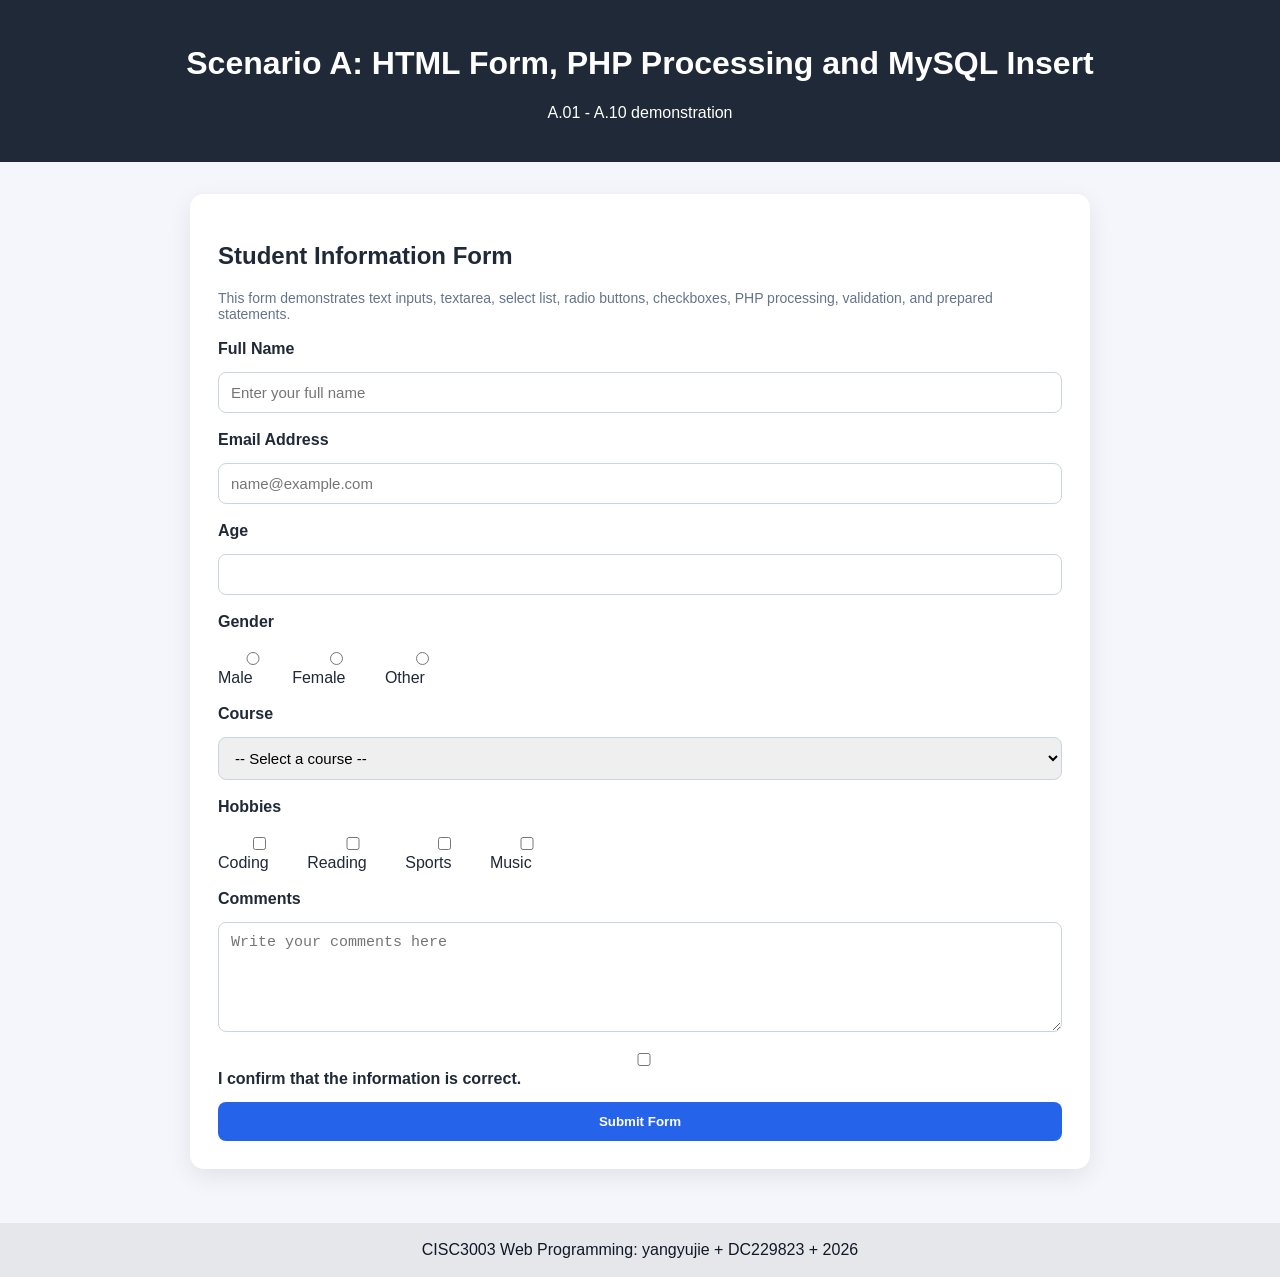
<file: CISC3003-FinalExam-Paper02A-2026MAY12/index.html>
<!DOCTYPE html>
<html lang="en">
<head>
    <meta charset="UTF-8">
    <meta name="viewport" content="width=device-width, initial-scale=1.0">
    <title>Scenario A - Student Information Form</title>
    <link rel="stylesheet" href="css/styles.css">
    <script src="js/script.js" defer></script>
</head>
<body>
<header>
    <h1>Scenario A: HTML Form, PHP Processing and MySQL Insert</h1>
    <p>A.01 - A.10 demonstration</p>
</header>

<main>
    <section class="card">
        <h2>Student Information Form</h2>
        <p class="small">This form demonstrates text inputs, textarea, select list, radio buttons, checkboxes, PHP processing, validation, and prepared statements.</p>

        <form action="register.php" method="POST" data-validate="true">
            <label for="full_name">Full Name</label>
            <input type="text" id="full_name" name="full_name" placeholder="Enter your full name" required maxlength="100">

            <label for="email">Email Address</label>
            <input type="email" id="email" name="email" placeholder="name@example.com" required maxlength="120">

            <label for="age">Age</label>
            <input type="number" id="age" name="age" min="16" max="100" required>

            <label>Gender</label>
            <div class="row">
                <label><input type="radio" name="gender" value="Male" required> Male</label>
                <label><input type="radio" name="gender" value="Female"> Female</label>
                <label><input type="radio" name="gender" value="Other"> Other</label>
            </div>

            <label for="course">Course</label>
            <select id="course" name="course" required>
                <option value="">-- Select a course --</option>
                <option value="CISC3003">CISC3003 Web Programming</option>
                <option value="CISC1001">CISC1001 Introduction to Computing</option>
                <option value="CISC2002">CISC2002 Database Systems</option>
            </select>

            <label>Hobbies</label>
            <div class="row">
                <label><input type="checkbox" name="hobbies[]" value="Coding"> Coding</label>
                <label><input type="checkbox" name="hobbies[]" value="Reading"> Reading</label>
                <label><input type="checkbox" name="hobbies[]" value="Sports"> Sports</label>
                <label><input type="checkbox" name="hobbies[]" value="Music"> Music</label>
            </div>

            <label for="message">Comments</label>
            <textarea id="message" name="message" placeholder="Write your comments here" required></textarea>

            <label><input type="checkbox" name="agree_terms" value="1" required> I confirm that the information is correct.</label>

            <button type="submit">Submit Form</button>
        </form>
    </section>
</main>

<footer>CISC3003 Web Programming: yangyujie + DC229823 + 2026</footer>
</body>
</html>
</file>
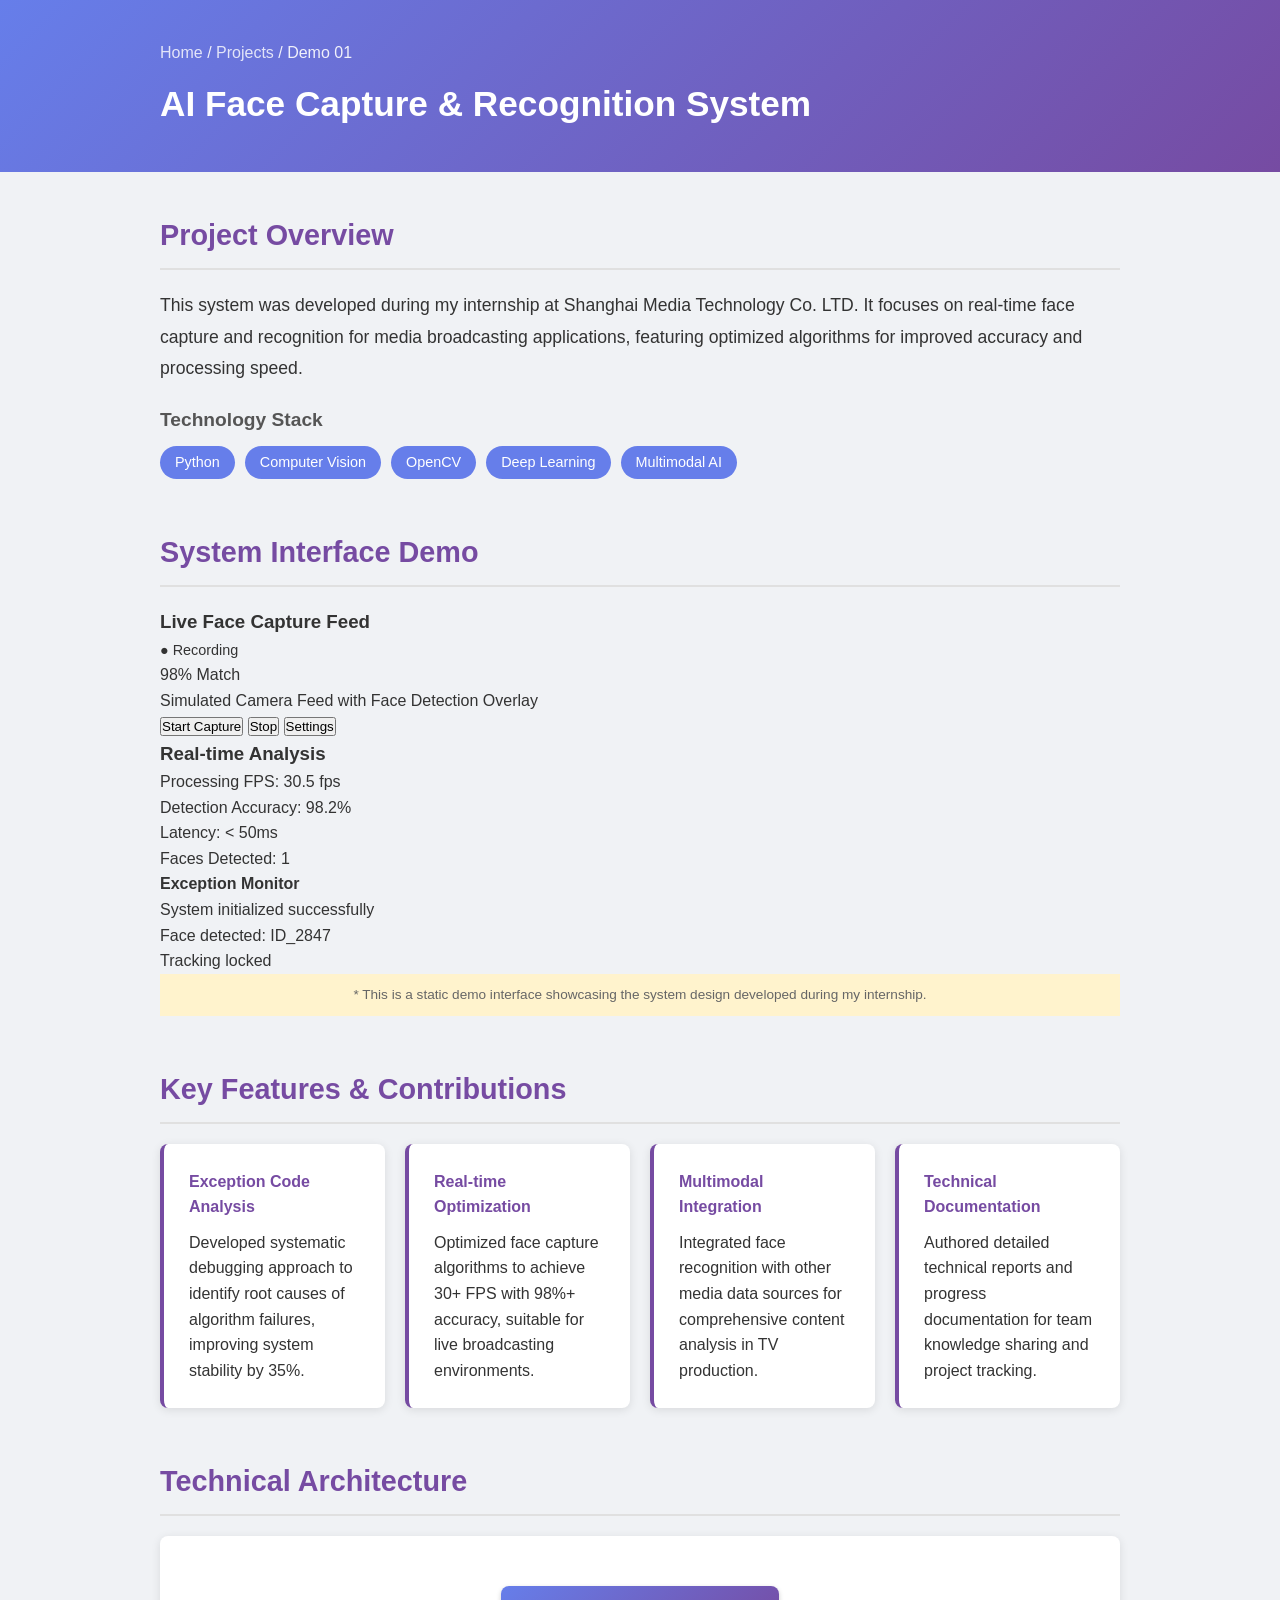
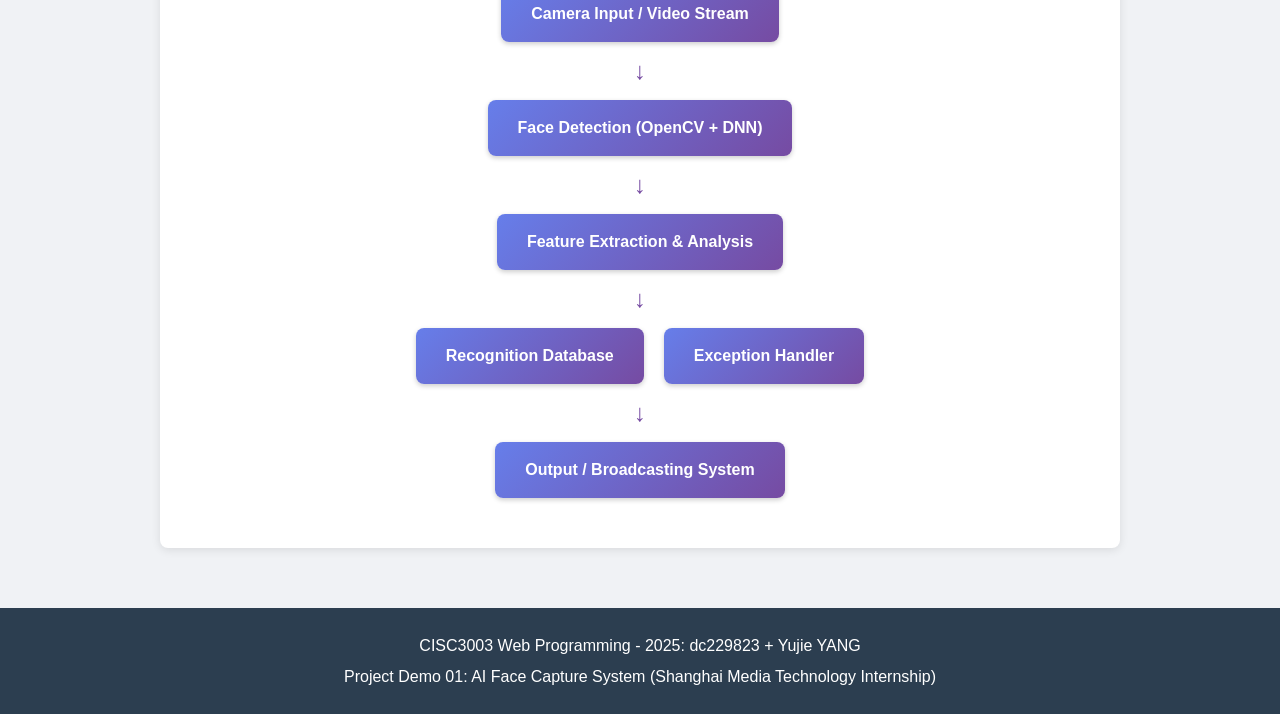
<file: CISC3003-dc22982-indhassignment/cisc3003-IndAssgn-demo01.html>
<!DOCTYPE html>
<html lang="en">
<head>
    <meta charset="UTF-8">
    <meta name="viewport" content="width=device-width, initial-scale=1.0">
    <title>Demo 01: AI Face Capture System</title>
    <link rel="stylesheet" href="css/cisc3003-IndAssgn-demo01.css">
</head>
<body>
    <header class="demo-header">
        <div class="container">
            <nav class="breadcrumb">
                <a href="cisc3003-IndAssgn.html">Home</a> / 
                <a href="cisc3003-IndAssgn-projects.html">Projects</a> / Demo 01
            </nav>
            <h1>AI Face Capture & Recognition System</h1>
        </div>
    </header>

    <main class="container">
        <section class="demo-intro">
            <h2>Project Overview</h2>
            <p>This system was developed during my internship at Shanghai Media Technology Co. LTD. It focuses on real-time face capture and recognition for media broadcasting applications, featuring optimized algorithms for improved accuracy and processing speed.</p>
            
            <div class="tech-stack">
                <h3>Technology Stack</h3>
                <div class="tech-tags">
                    <span class="tech">Python</span>
                    <span class="tech">Computer Vision</span>
                    <span class="tech">OpenCV</span>
                    <span class="tech">Deep Learning</span>
                    <span class="tech">Multimodal AI</span>
                </div>
            </div>
        </section>

        <section class="demo-interface">
            <h2>System Interface Demo</h2>
            <div class="system-container">
                <div class="camera-feed">
                    <div class="feed-header">
                        <h3>Live Face Capture Feed</h3>
                        <span class="status active">● Recording</span>
                    </div>
                    <div class="video-placeholder">
                        <div class="face-overlay">
                            <div class="face-box" style="top: 30%; left: 35%; width: 30%; height: 40%;">
                                <span class="confidence">98% Match</span>
                                <div class="landmarks">
                                    <div class="landmark" style="top: 30%; left: 30%;"></div>
                                    <div class="landmark" style="top: 30%; left: 70%;"></div>
                                    <div class="landmark" style="top: 60%; left: 50%;"></div>
                                </div>
                            </div>
                        </div>
                        <p class="feed-note">Simulated Camera Feed with Face Detection Overlay</p>
                    </div>
                    <div class="feed-controls">
                        <button class="control-btn">Start Capture</button>
                        <button class="control-btn">Stop</button>
                        <button class="control-btn">Settings</button>
                    </div>
                </div>

                <div class="analysis-panel">
                    <h3>Real-time Analysis</h3>
                    <div class="metric">
                        <span class="metric-label">Processing FPS:</span>
                        <span class="metric-value">30.5 fps</span>
                    </div>
                    <div class="metric">
                        <span class="metric-label">Detection Accuracy:</span>
                        <span class="metric-value">98.2%</span>
                    </div>
                    <div class="metric">
                        <span class="metric-label">Latency:</span>
                        <span class="metric-value">&lt; 50ms</span>
                    </div>
                    <div class="metric">
                        <span class="metric-label">Faces Detected:</span>
                        <span class="metric-value">1</span>
                    </div>
                    <div class="exception-log">
                        <h4>Exception Monitor</h4>
                        <div class="log-entry success">System initialized successfully</div>
                        <div class="log-entry info">Face detected: ID_2847</div>
                        <div class="log-entry success">Tracking locked</div>
                    </div>
                </div>
            </div>
            <p class="demo-note">* This is a static demo interface showcasing the system design developed during my internship.</p>
        </section>

        <section class="demo-features">
            <h2>Key Features & Contributions</h2>
            <div class="features-grid">
                <div class="feature-card">
                    <h4>Exception Code Analysis</h4>
                    <p>Developed systematic debugging approach to identify root causes of algorithm failures, improving system stability by 35%.</p>
                </div>
                <div class="feature-card">
                    <h4>Real-time Optimization</h4>
                    <p>Optimized face capture algorithms to achieve 30+ FPS with 98%+ accuracy, suitable for live broadcasting environments.</p>
                </div>
                <div class="feature-card">
                    <h4>Multimodal Integration</h4>
                    <p>Integrated face recognition with other media data sources for comprehensive content analysis in TV production.</p>
                </div>
                <div class="feature-card">
                    <h4>Technical Documentation</h4>
                    <p>Authored detailed technical reports and progress documentation for team knowledge sharing and project tracking.</p>
                </div>
            </div>
        </section>

        <section class="demo-architecture">
            <h2>Technical Architecture</h2>
            <div class="architecture-diagram">
                <div class="arch-layer">
                    <div class="arch-box">Camera Input / Video Stream</div>
                </div>
                <div class="arch-arrow">↓</div>
                <div class="arch-layer">
                    <div class="arch-box">Face Detection (OpenCV + DNN)</div>
                </div>
                <div class="arch-arrow">↓</div>
                <div class="arch-layer">
                    <div class="arch-box">Feature Extraction & Analysis</div>
                </div>
                <div class="arch-arrow">↓</div>
                <div class="arch-layer dual">
                    <div class="arch-box">Recognition Database</div>
                    <div class="arch-box">Exception Handler</div>
                </div>
                <div class="arch-arrow">↓</div>
                <div class="arch-layer">
                    <div class="arch-box">Output / Broadcasting System</div>
                </div>
            </div>
        </section>
    </main>

    <footer class="main-footer">
        <div class="container">
            <p>CISC3003 Web Programming - 2025: dc229823 + Yujie YANG</p>
            <p>Project Demo 01: AI Face Capture System (Shanghai Media Technology Internship)</p>
        </div>
    </footer>
</body>
</html>
</file>
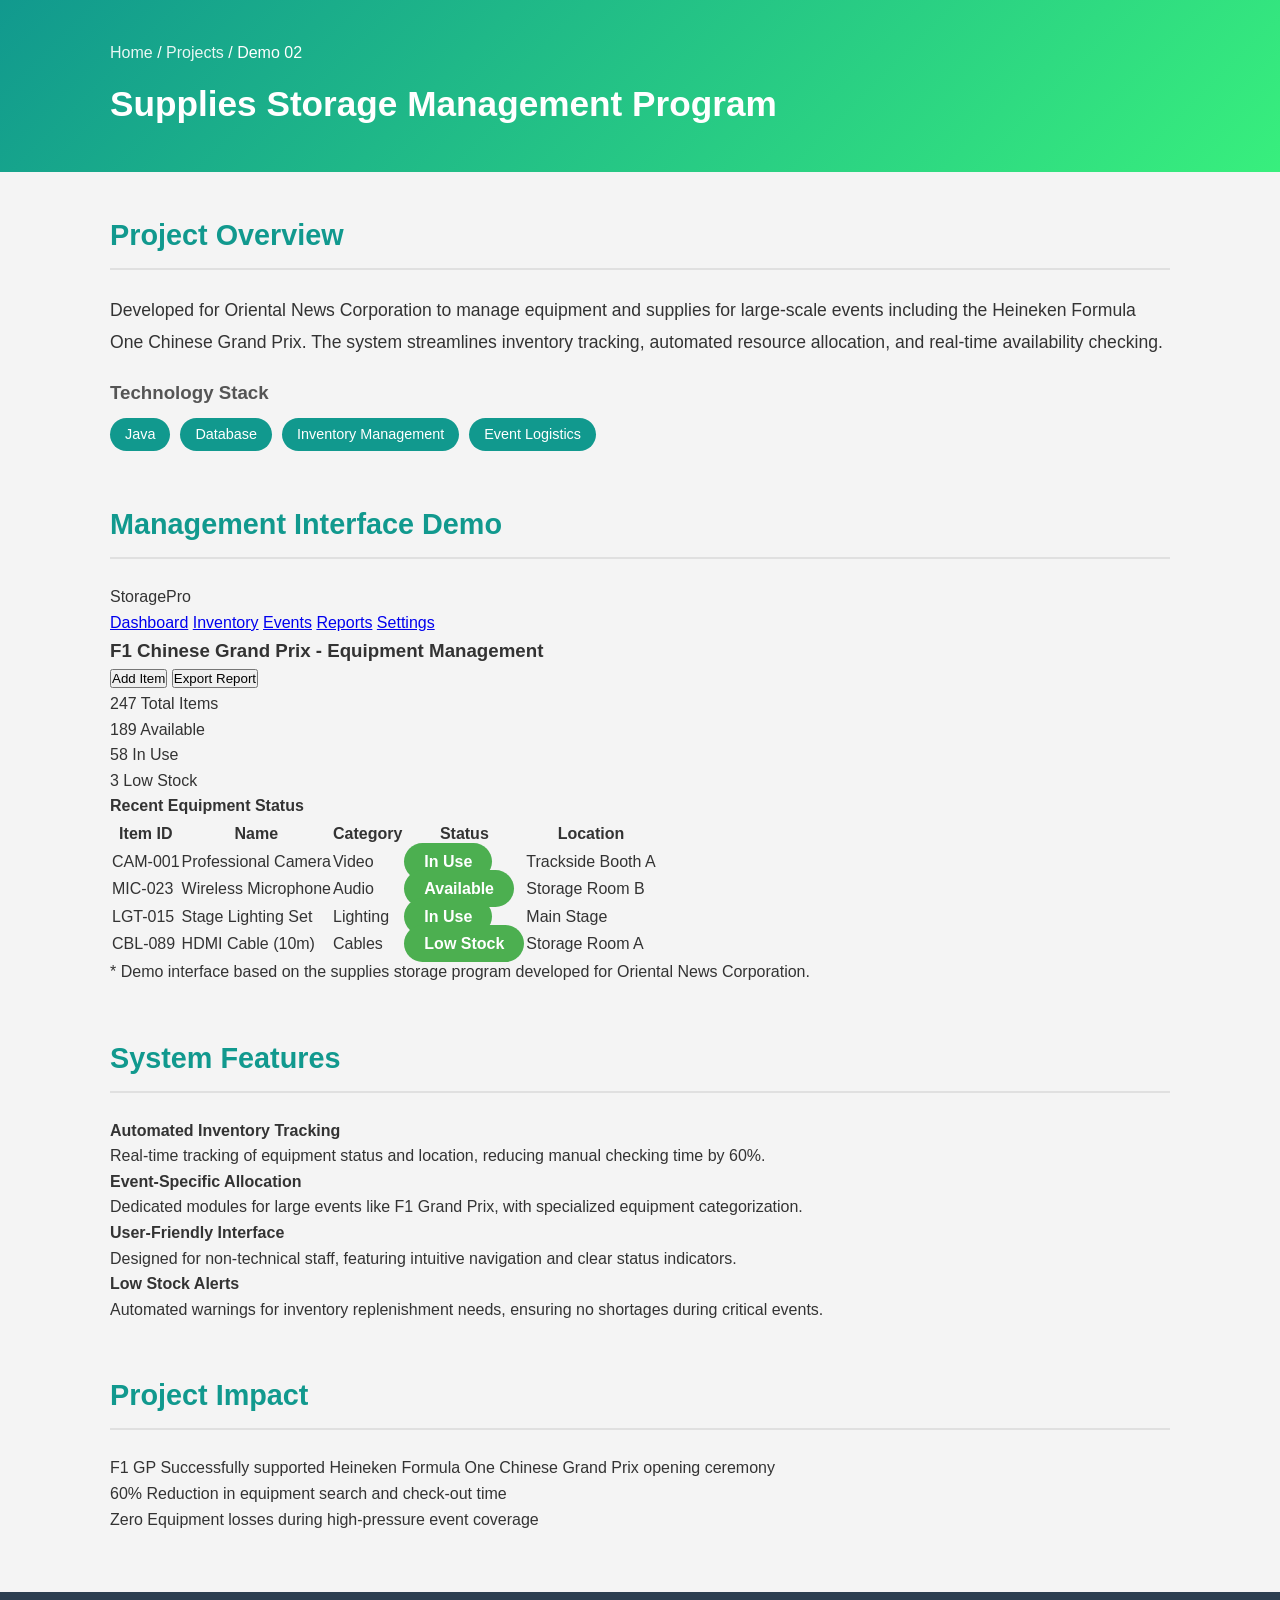
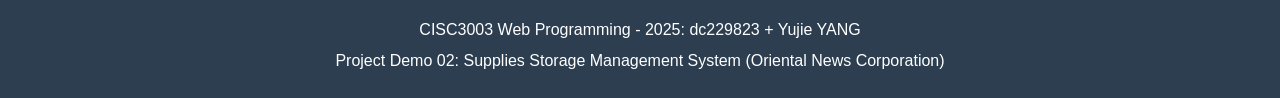
<file: CISC3003-dc22982-indhassignment/cisc3003-IndAssgn-demo02.html>
<!DOCTYPE html>
<html lang="en">
<head>
    <meta charset="UTF-8">
    <meta name="viewport" content="width=device-width, initial-scale=1.0">
    <title>Demo 02: Supplies Storage Management System</title>
    <link rel="stylesheet" href="css/cisc3003-IndAssgn-demo02.css">
</head>
<body>
    <header class="demo-header">
        <div class="container">
            <nav class="breadcrumb">
                <a href="cisc3003-IndAssgn.html">Home</a> / 
                <a href="cisc3003-IndAssgn-projects.html">Projects</a> / Demo 02
            </nav>
            <h1>Supplies Storage Management Program</h1>
        </div>
    </header>

    <main class="container">
        <section class="demo-intro">
            <h2>Project Overview</h2>
            <p>Developed for Oriental News Corporation to manage equipment and supplies for large-scale events including the Heineken Formula One Chinese Grand Prix. The system streamlines inventory tracking, automated resource allocation, and real-time availability checking.</p>
            
            <div class="tech-stack">
                <h3>Technology Stack</h3>
                <div class="tech-tags">
                    <span class="tech">Java</span>
                    <span class="tech">Database</span>
                    <span class="tech">Inventory Management</span>
                    <span class="tech">Event Logistics</span>
                </div>
            </div>
        </section>

        <section class="demo-interface">
            <h2>Management Interface Demo</h2>
            <div class="app-container">
                <div class="sidebar">
                    <div class="app-logo">StoragePro</div>
                    <nav class="app-nav">
                        <a href="#" class="nav-item active">Dashboard</a>
                        <a href="#" class="nav-item">Inventory</a>
                        <a href="#" class="nav-item">Events</a>
                        <a href="#" class="nav-item">Reports</a>
                        <a href="#" class="nav-item">Settings</a>
                    </nav>
                </div>
                
                <div class="main-content">
                    <div class="content-header">
                        <h3>F1 Chinese Grand Prix - Equipment Management</h3>
                        <div class="header-actions">
                            <button class="btn-primary">Add Item</button>
                            <button class="btn-secondary">Export Report</button>
                        </div>
                    </div>
                    
                    <div class="stats-grid">
                        <div class="stat-card">
                            <span class="stat-number">247</span>
                            <span class="stat-label">Total Items</span>
                        </div>
                        <div class="stat-card">
                            <span class="stat-number">189</span>
                            <span class="stat-label">Available</span>
                        </div>
                        <div class="stat-card">
                            <span class="stat-number">58</span>
                            <span class="stat-label">In Use</span>
                        </div>
                        <div class="stat-card alert">
                            <span class="stat-number">3</span>
                            <span class="stat-label">Low Stock</span>
                        </div>
                    </div>

                    <div class="inventory-table">
                        <h4>Recent Equipment Status</h4>
                        <table>
                            <thead>
                                <tr>
                                    <th>Item ID</th>
                                    <th>Name</th>
                                    <th>Category</th>
                                    <th>Status</th>
                                    <th>Location</th>
                                </tr>
                            </thead>
                            <tbody>
                                <tr>
                                    <td>CAM-001</td>
                                    <td>Professional Camera</td>
                                    <td>Video</td>
                                    <td><span class="badge in-use">In Use</span></td>
                                    <td>Trackside Booth A</td>
                                </tr>
                                <tr>
                                    <td>MIC-023</td>
                                    <td>Wireless Microphone</td>
                                    <td>Audio</td>
                                    <td><span class="badge available">Available</span></td>
                                    <td>Storage Room B</td>
                                </tr>
                                <tr>
                                    <td>LGT-015</td>
                                    <td>Stage Lighting Set</td>
                                    <td>Lighting</td>
                                    <td><span class="badge in-use">In Use</span></td>
                                    <td>Main Stage</td>
                                </tr>
                                <tr>
                                    <td>CBL-089</td>
                                    <td>HDMI Cable (10m)</td>
                                    <td>Cables</td>
                                    <td><span class="badge low">Low Stock</span></td>
                                    <td>Storage Room A</td>
                                </tr>
                            </tbody>
                        </table>
                    </div>
                </div>
            </div>
            <p class="demo-note">* Demo interface based on the supplies storage program developed for Oriental News Corporation.</p>
        </section>

        <section class="demo-features">
            <h2>System Features</h2>
            <div class="features-grid">
                <div class="feature-card">
                    <h4>Automated Inventory Tracking</h4>
                    <p>Real-time tracking of equipment status and location, reducing manual checking time by 60%.</p>
                </div>
                <div class="feature-card">
                    <h4>Event-Specific Allocation</h4>
                    <p>Dedicated modules for large events like F1 Grand Prix, with specialized equipment categorization.</p>
                </div>
                <div class="feature-card">
                    <h4>User-Friendly Interface</h4>
                    <p>Designed for non-technical staff, featuring intuitive navigation and clear status indicators.</p>
                </div>
                <div class="feature-card">
                    <h4>Low Stock Alerts</h4>
                    <p>Automated warnings for inventory replenishment needs, ensuring no shortages during critical events.</p>
                </div>
            </div>
        </section>

        <section class="impact-section">
            <h2>Project Impact</h2>
            <div class="impact-grid">
                <div class="impact-item">
                    <span class="impact-number">F1 GP</span>
                    <span class="impact-desc">Successfully supported Heineken Formula One Chinese Grand Prix opening ceremony</span>
                </div>
                <div class="impact-item">
                    <span class="impact-number">60%</span>
                    <span class="impact-desc">Reduction in equipment search and check-out time</span>
                </div>
                <div class="impact-item">
                    <span class="impact-number">Zero</span>
                    <span class="impact-desc">Equipment losses during high-pressure event coverage</span>
                </div>
            </div>
        </section>
    </main>

    <footer class="main-footer">
        <div class="container">
            <p>CISC3003 Web Programming - 2025: dc229823 + Yujie YANG</p>
            <p>Project Demo 02: Supplies Storage Management System (Oriental News Corporation)</p>
        </div>
    </footer>

    <script>
        // Simple interaction for demo
        document.querySelectorAll('.nav-item').forEach(item => {
            item.addEventListener('click', function(e) {
                e.preventDefault();
                document.querySelectorAll('.nav-item').forEach(i => i.classList.remove('active'));
                this.classList.add('active');
            });
        });
    </script>
</body>
</html>
</file>
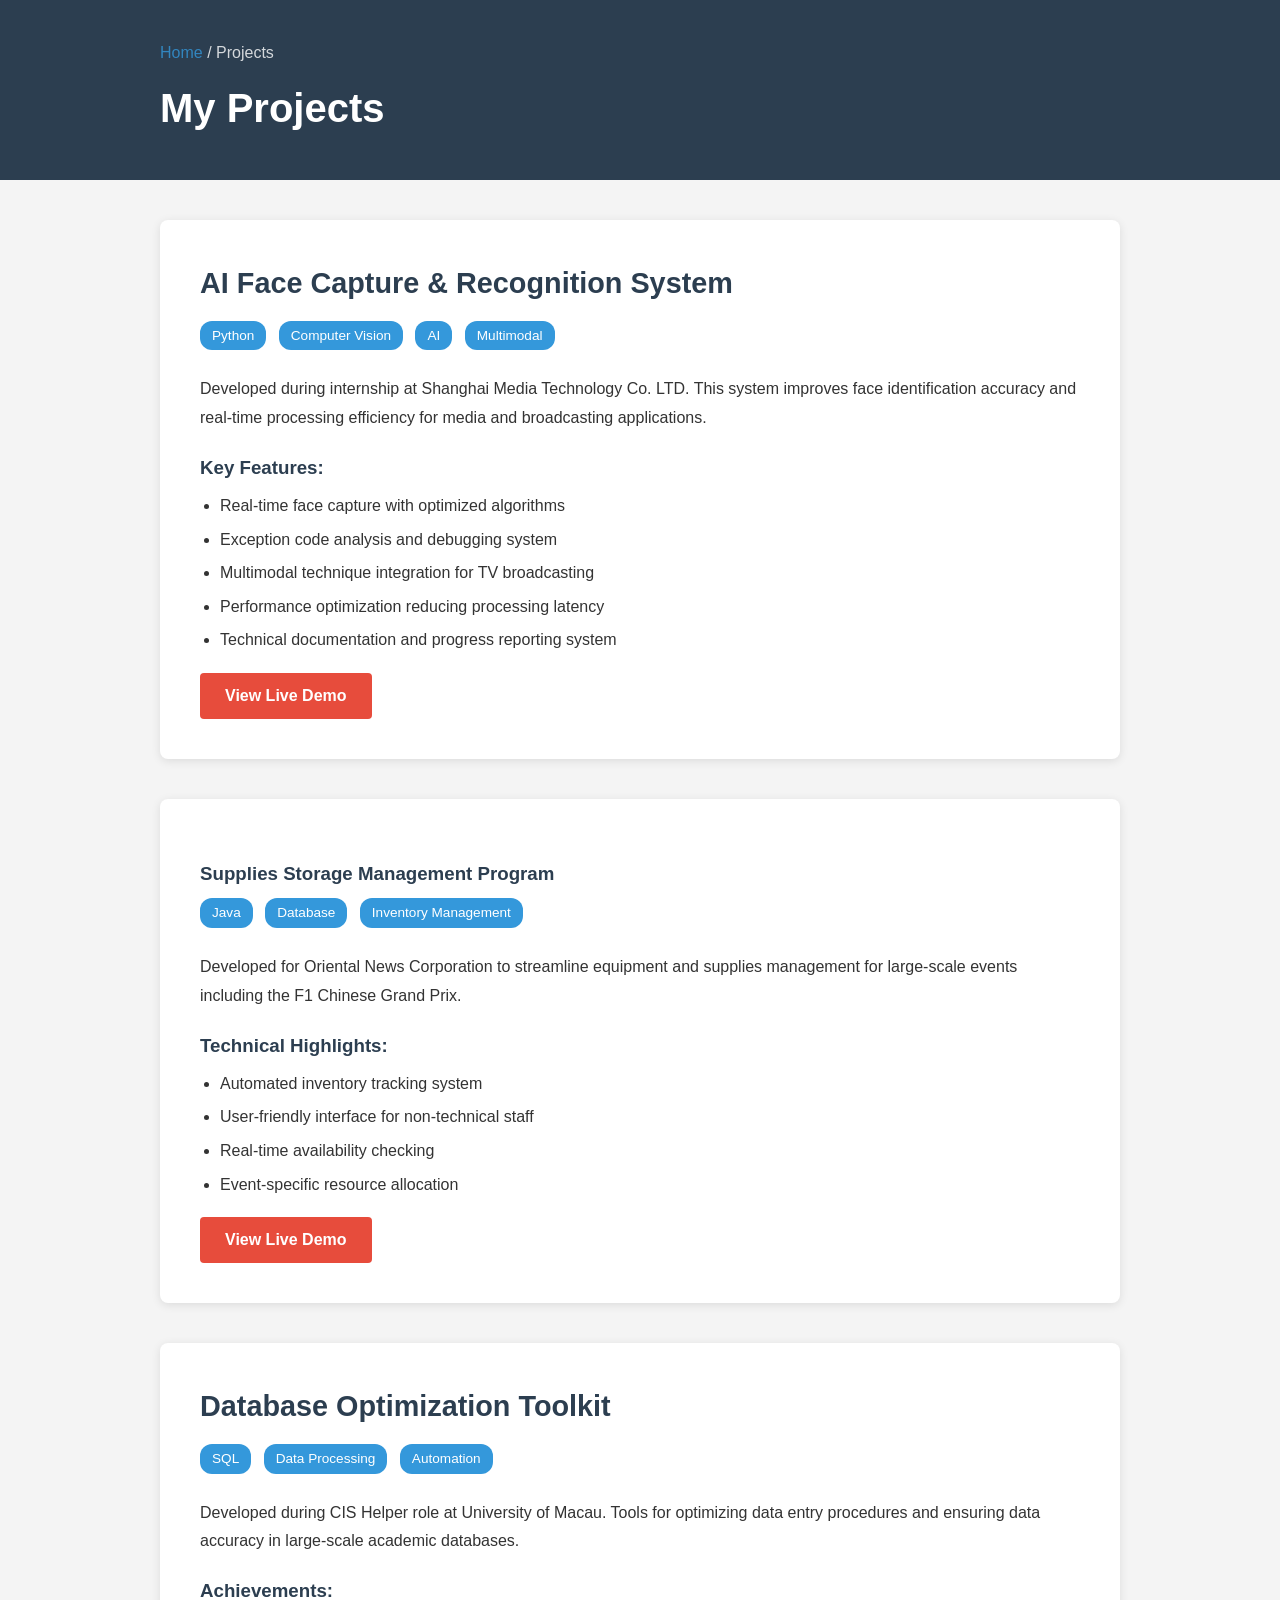
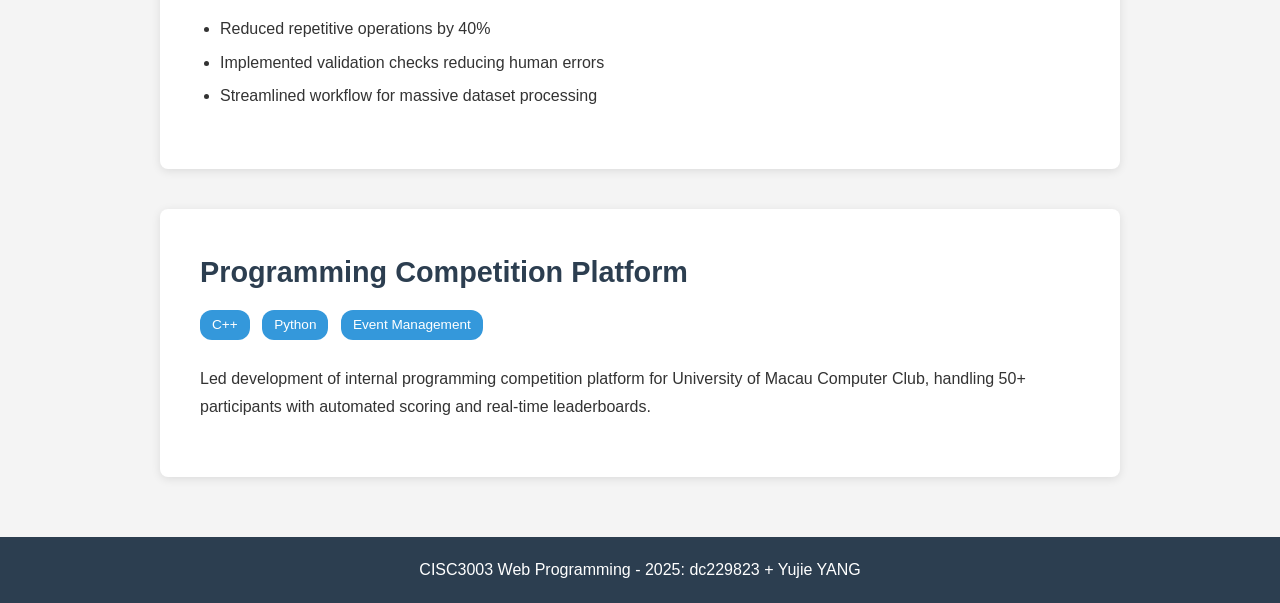
<file: CISC3003-dc22982-indhassignment/cisc3003-IndAssgn-projects.html>
<!DOCTYPE html>
<html lang="en">
<head>
    <meta charset="UTF-8">
    <meta name="viewport" content="width=device-width, initial-scale=1.0">
    <title>Projects | Yujie YANG</title>
    <link rel="stylesheet" href="css/cisc3003-IndAssgn-projects.css">
</head>
<body>
    <header class="page-header">
        <div class="container">
            <nav class="breadcrumb">
                <a href="cisc3003-IndAssgn.html">Home</a> / Projects
            </nav>
            <h1>My Projects</h1>
        </div>
    </header>

    <main class="container">
        <section class="projects-list">
            <article class="project-detail">
                <h2>AI Face Capture & Recognition System</h2>
                <div class="project-meta">
                    <span class="tag">Python</span>
                    <span class="tag">Computer Vision</span>
                    <span class="tag">AI</span>
                    <span class="tag">Multimodal</span>
                </div>
                <p>Developed during internship at Shanghai Media Technology Co. LTD. This system improves face identification accuracy and real-time processing efficiency for media and broadcasting applications.</p>
                <h3>Key Features:</h3>
                <ul>
                    <li>Real-time face capture with optimized algorithms</li>
                    <li>Exception code analysis and debugging system</li>
                    <li>Multimodal technique integration for TV broadcasting</li>
                    <li>Performance optimization reducing processing latency</li>
                    <li>Technical documentation and progress reporting system</li>
                </ul>
                <a href="cisc3003-IndAssgn-demo01.html" class="demo-link">View Live Demo</a>
            </article>

            <article class="project-detail">
                <h3>Supplies Storage Management Program</h2>
                <div class="project-meta">
                    <span class="tag">Java</span>
                    <span class="tag">Database</span>
                    <span class="tag">Inventory Management</span>
                </div>
                <p>Developed for Oriental News Corporation to streamline equipment and supplies management for large-scale events including the F1 Chinese Grand Prix.</p>
                <h3>Technical Highlights:</h3>
                <ul>
                    <li>Automated inventory tracking system</li>
                    <li>User-friendly interface for non-technical staff</li>
                    <li>Real-time availability checking</li>
                    <li>Event-specific resource allocation</li>
                </ul>
                <a href="cisc3003-IndAssgn-demo02.html" class="demo-link">View Live Demo</a>
            </article>

            <article class="project-detail">
                <h2>Database Optimization Toolkit</h2>
                <div class="project-meta">
                    <span class="tag">SQL</span>
                    <span class="tag">Data Processing</span>
                    <span class="tag">Automation</span>
                </div>
                <p>Developed during CIS Helper role at University of Macau. Tools for optimizing data entry procedures and ensuring data accuracy in large-scale academic databases.</p>
                <h3>Achievements:</h3>
                <ul>
                    <li>Reduced repetitive operations by 40%</li>
                    <li>Implemented validation checks reducing human errors</li>
                    <li>Streamlined workflow for massive dataset processing</li>
                </ul>
            </article>
            
            <article class="project-detail">
                <h2>Programming Competition Platform</h2>
                <div class="project-meta">
                    <span class="tag">C++</span>
                    <span class="tag">Python</span>
                    <span class="tag">Event Management</span>
                </div>
                <p>Led development of internal programming competition platform for University of Macau Computer Club, handling 50+ participants with automated scoring and real-time leaderboards.</p>
            </article>
        </section>
    </main>

    <footer class="main-footer">
        <div class="container">
            <p>CISC3003 Web Programming - 2025: dc229823 + Yujie YANG</p>
        </div>
    </footer>
</body>
</html>
</file>
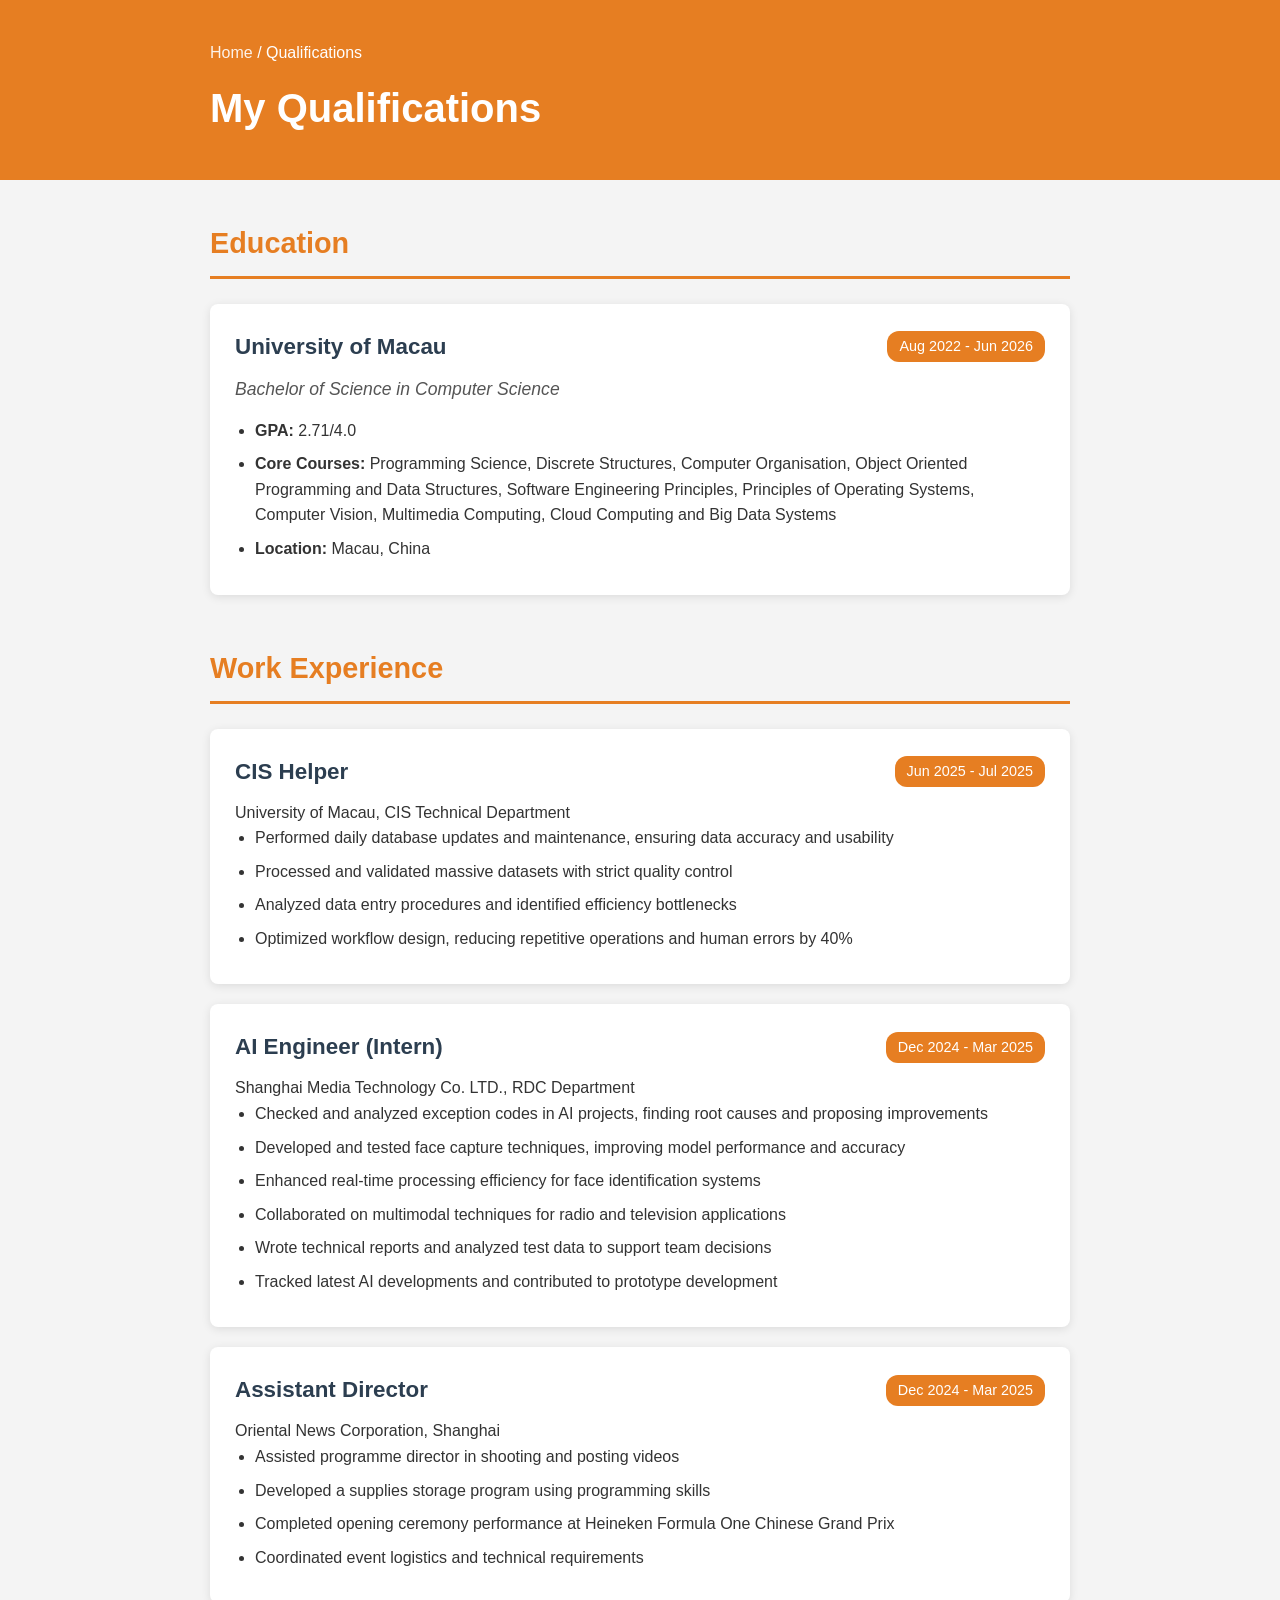
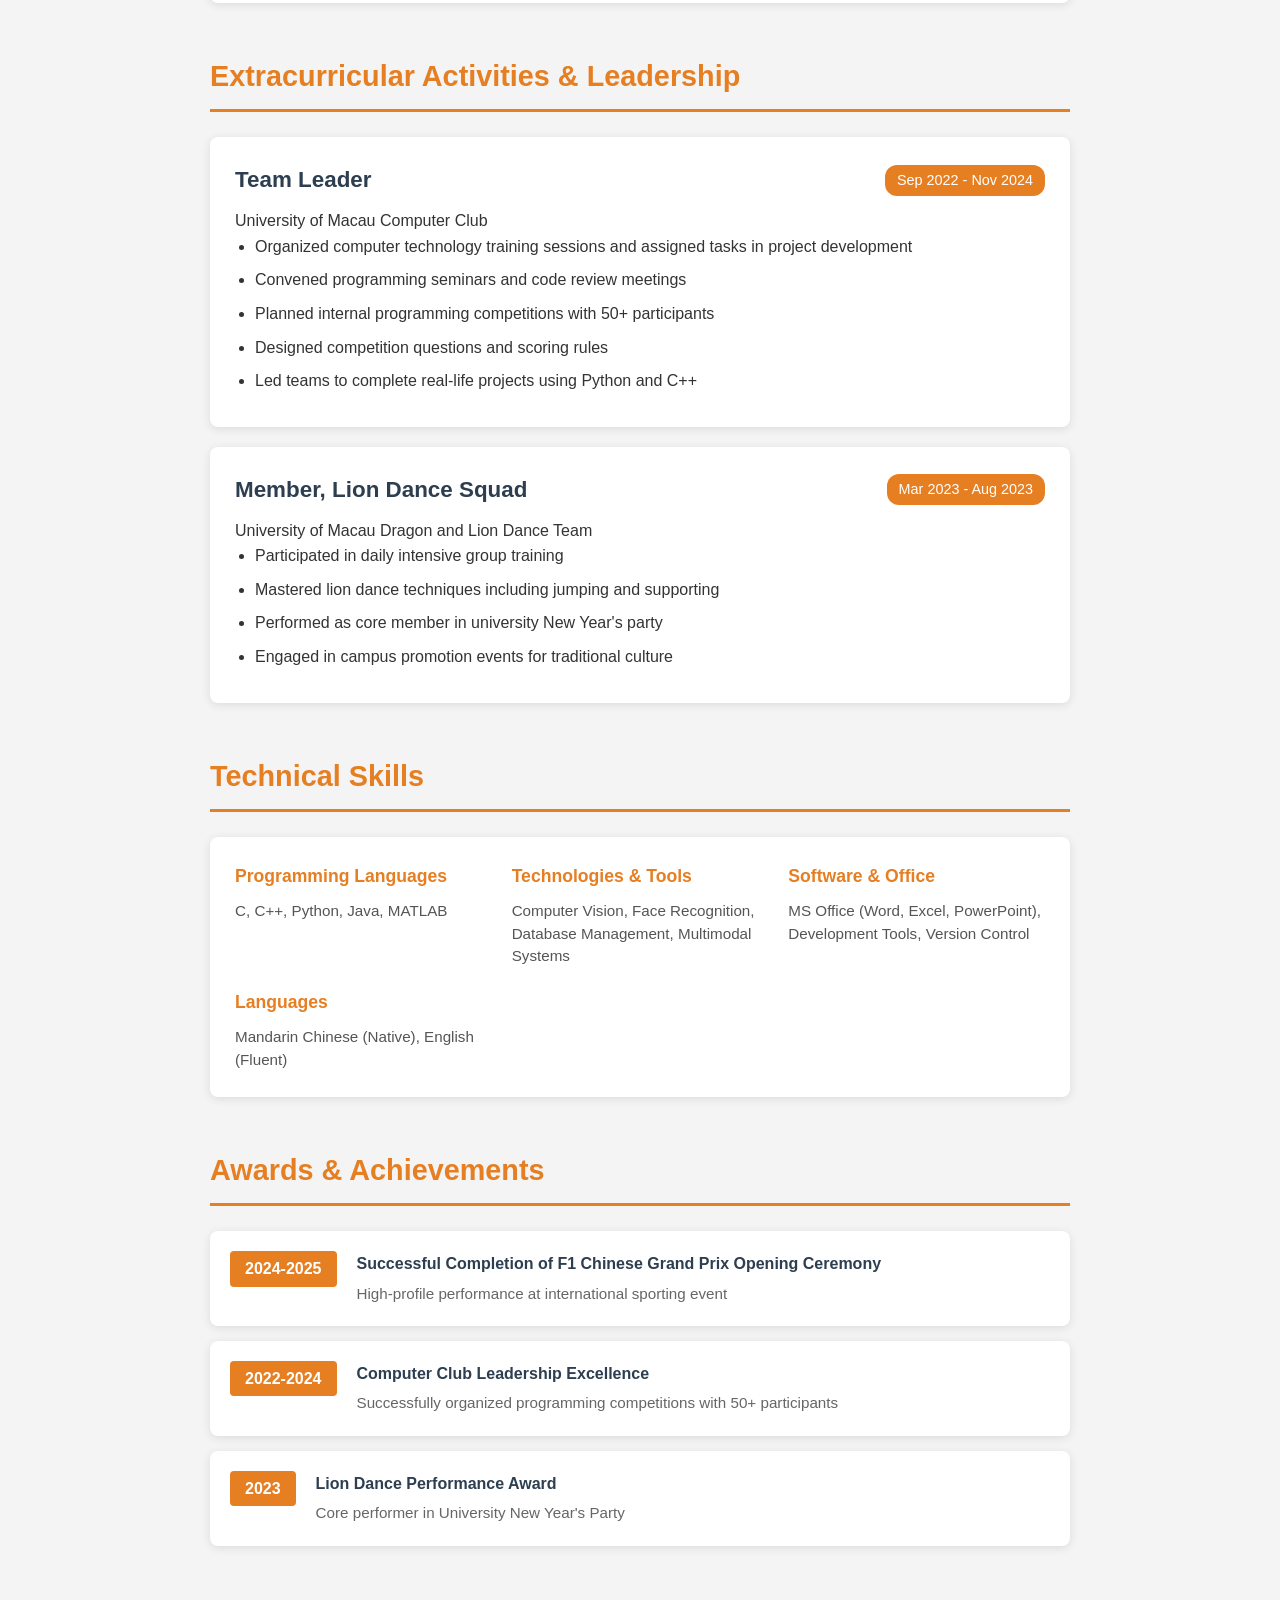
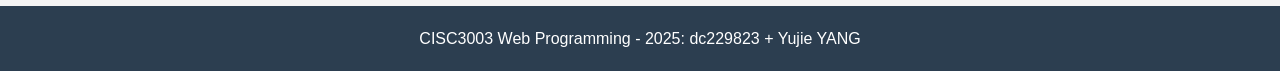
<file: CISC3003-dc22982-indhassignment/cisc3003-IndAssgn-qualification.html>
<!DOCTYPE html>
<html lang="en">
<head>
    <meta charset="UTF-8">
    <meta name="viewport" content="width=device-width, initial-scale=1.0">
    <title>Qualifications | Yujie YANG</title>
    <link rel="stylesheet" href="css/cisc3003-IndAssgn-qualification.css">
</head>
<body>
    <header class="page-header">
        <div class="container">
            <nav class="breadcrumb">
                <a href="cisc3003-IndAssgn.html">Home</a> / Qualifications
            </nav>
            <h1>My Qualifications</h1>
        </div>
    </header>

    <main class="container">
        <section class="qualification-section">
            <h2>Education</h2>
            <div class="qualification-card">
                <div class="qual-header">
                    <h3>University of Macau</h3>
                    <span class="year">Aug 2022 - Jun 2026</span>
                </div>
                <p class="degree">Bachelor of Science in Computer Science</p>
                <ul>
                    <li><strong>GPA:</strong> 2.71/4.0</li>
                    <li><strong>Core Courses:</strong> Programming Science, Discrete Structures, Computer Organisation, Object Oriented Programming and Data Structures, Software Engineering Principles, Principles of Operating Systems, Computer Vision, Multimedia Computing, Cloud Computing and Big Data Systems</li>
                    <li><strong>Location:</strong> Macau, China</li>
                </ul>
            </div>
        </section>

        <section class="qualification-section">
            <h2>Work Experience</h2>
            <div class="qualification-card">
                <div class="qual-header">
                    <h3>CIS Helper</h3>
                    <span class="year">Jun 2025 - Jul 2025</span>
                </div>
                <p class="company">University of Macau, CIS Technical Department</p>
                <ul>
                    <li>Performed daily database updates and maintenance, ensuring data accuracy and usability</li>
                    <li>Processed and validated massive datasets with strict quality control</li>
                    <li>Analyzed data entry procedures and identified efficiency bottlenecks</li>
                    <li>Optimized workflow design, reducing repetitive operations and human errors by 40%</li>
                </ul>
            </div>

            <div class="qualification-card">
                <div class="qual-header">
                    <h3>AI Engineer (Intern)</h3>
                    <span class="year">Dec 2024 - Mar 2025</span>
                </div>
                <p class="company">Shanghai Media Technology Co. LTD., RDC Department</p>
                <ul>
                    <li>Checked and analyzed exception codes in AI projects, finding root causes and proposing improvements</li>
                    <li>Developed and tested face capture techniques, improving model performance and accuracy</li>
                    <li>Enhanced real-time processing efficiency for face identification systems</li>
                    <li>Collaborated on multimodal techniques for radio and television applications</li>
                    <li>Wrote technical reports and analyzed test data to support team decisions</li>
                    <li>Tracked latest AI developments and contributed to prototype development</li>
                </ul>
            </div>

            <div class="qualification-card">
                <div class="qual-header">
                    <h3>Assistant Director</h3>
                    <span class="year">Dec 2024 - Mar 2025</span>
                </div>
                <p class="company">Oriental News Corporation, Shanghai</p>
                <ul>
                    <li>Assisted programme director in shooting and posting videos</li>
                    <li>Developed a supplies storage program using programming skills</li>
                    <li>Completed opening ceremony performance at Heineken Formula One Chinese Grand Prix</li>
                    <li>Coordinated event logistics and technical requirements</li>
                </ul>
            </div>
        </section>

        <section class="qualification-section">
            <h2>Extracurricular Activities & Leadership</h2>
            <div class="qualification-card">
                <div class="qual-header">
                    <h3>Team Leader</h3>
                    <span class="year">Sep 2022 - Nov 2024</span>
                </div>
                <p class="company">University of Macau Computer Club</p>
                <ul>
                    <li>Organized computer technology training sessions and assigned tasks in project development</li>
                    <li>Convened programming seminars and code review meetings</li>
                    <li>Planned internal programming competitions with 50+ participants</li>
                    <li>Designed competition questions and scoring rules</li>
                    <li>Led teams to complete real-life projects using Python and C++</li>
                </ul>
            </div>

            <div class="qualification-card">
                <div class="qual-header">
                    <h3>Member, Lion Dance Squad</h3>
                    <span class="year">Mar 2023 - Aug 2023</span>
                </div>
                <p class="company">University of Macau Dragon and Lion Dance Team</p>
                <ul>
                    <li>Participated in daily intensive group training</li>
                    <li>Mastered lion dance techniques including jumping and supporting</li>
                    <li>Performed as core member in university New Year's party</li>
                    <li>Engaged in campus promotion events for traditional culture</li>
                </ul>
            </div>
        </section>

        <section class="qualification-section">
            <h2>Technical Skills</h2>
            <div class="skills-grid">
                <div class="skill-category">
                    <h4>Programming Languages</h4>
                    <p>C, C++, Python, Java, MATLAB</p>
                </div>
                <div class="skill-category">
                    <h4>Technologies & Tools</h4>
                    <p>Computer Vision, Face Recognition, Database Management, Multimodal Systems</p>
                </div>
                <div class="skill-category">
                    <h4>Software & Office</h4>
                    <p>MS Office (Word, Excel, PowerPoint), Development Tools, Version Control</p>
                </div>
                <div class="skill-category">
                    <h4>Languages</h4>
                    <p>Mandarin Chinese (Native), English (Fluent)</p>
                </div>
            </div>
        </section>

        <section class="qualification-section">
            <h2>Awards & Achievements</h2>
            <div class="awards-list">
                <div class="award-item">
                    <span class="award-year">2024-2025</span>
                    <div class="award-content">
                        <h4>Successful Completion of F1 Chinese Grand Prix Opening Ceremony</h4>
                        <p>High-profile performance at international sporting event</p>
                    </div>
                </div>
                <div class="award-item">
                    <span class="award-year">2022-2024</span>
                    <div class="award-content">
                        <h4>Computer Club Leadership Excellence</h4>
                        <p>Successfully organized programming competitions with 50+ participants</p>
                    </div>
                </div>
                <div class="award-item">
                    <span class="award-year">2023</span>
                    <div class="award-content">
                        <h4>Lion Dance Performance Award</h4>
                        <p>Core performer in University New Year's Party</p>
                    </div>
                </div>
            </div>
        </section>
    </main>

    <footer class="main-footer">
        <div class="container">
            <p>CISC3003 Web Programming - 2025: dc229823 + Yujie YANG</p>
        </div>
    </footer>
</body>
</html>
</file>
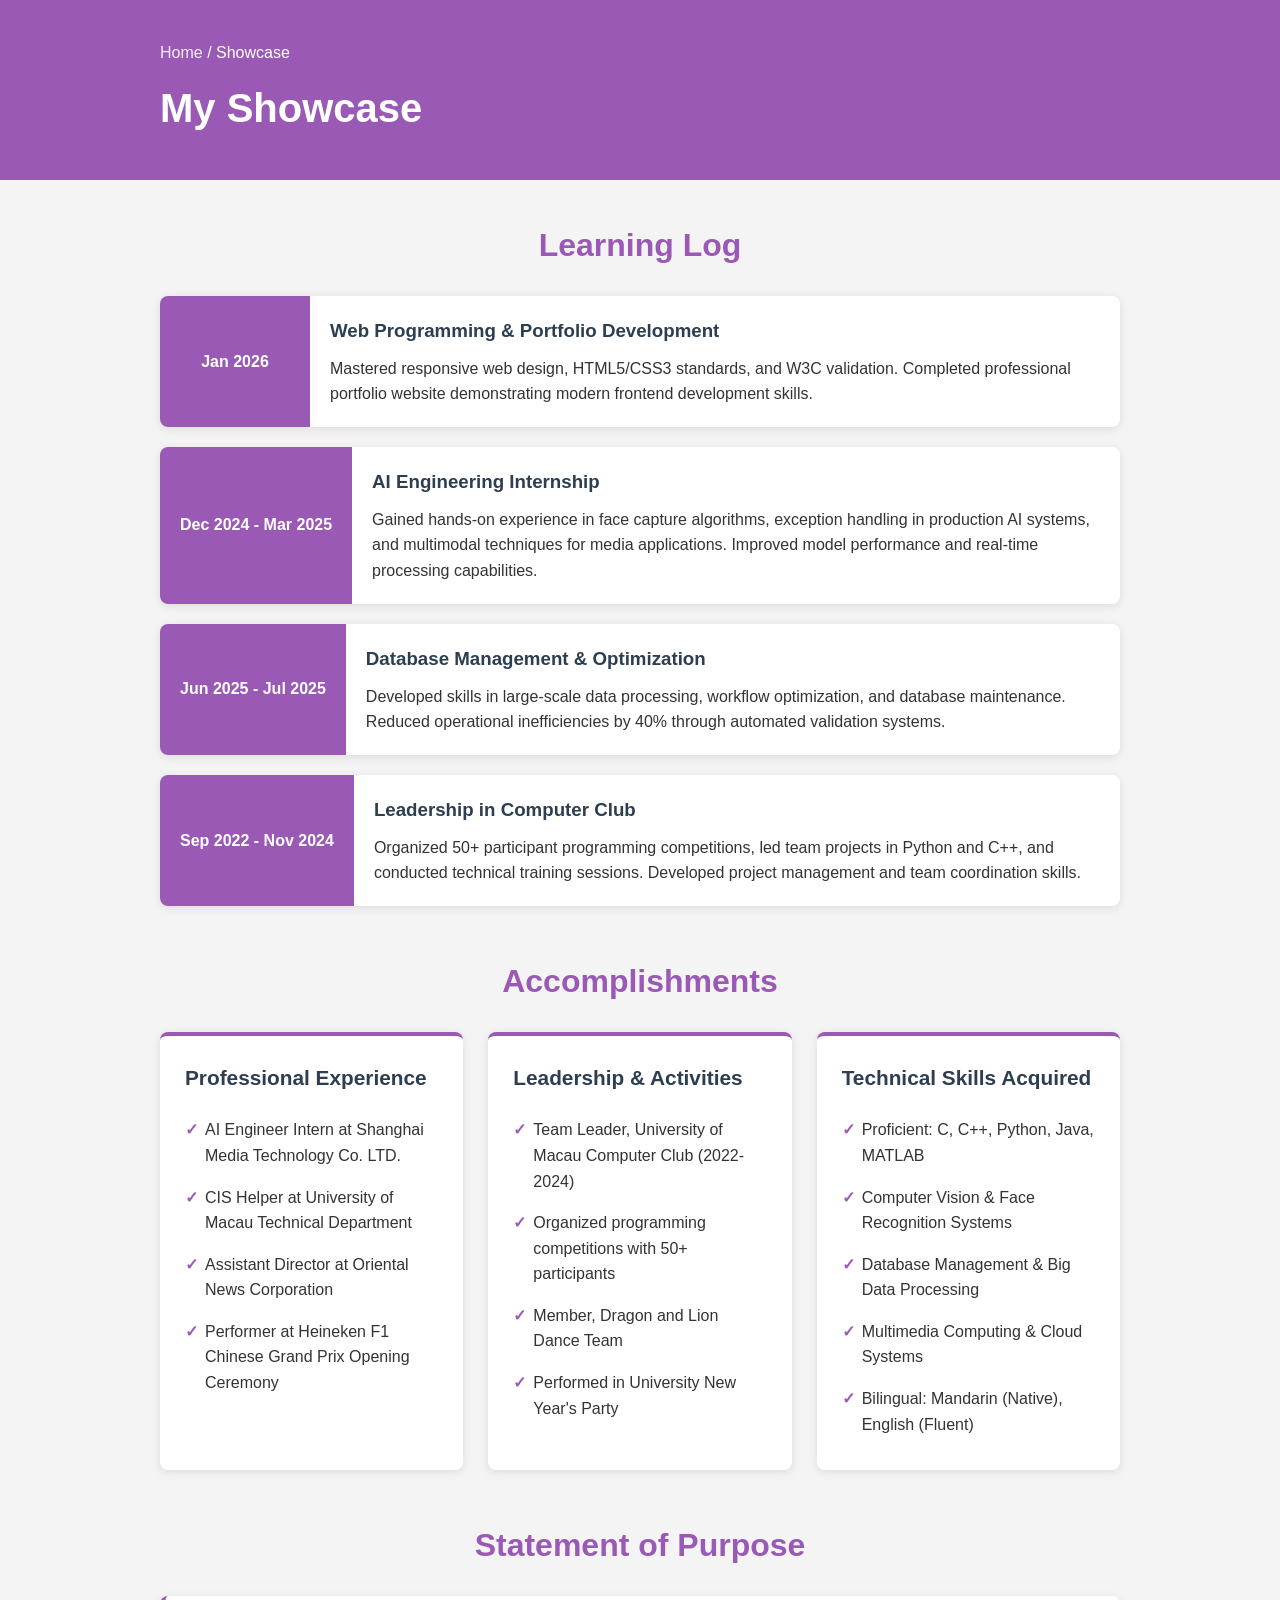
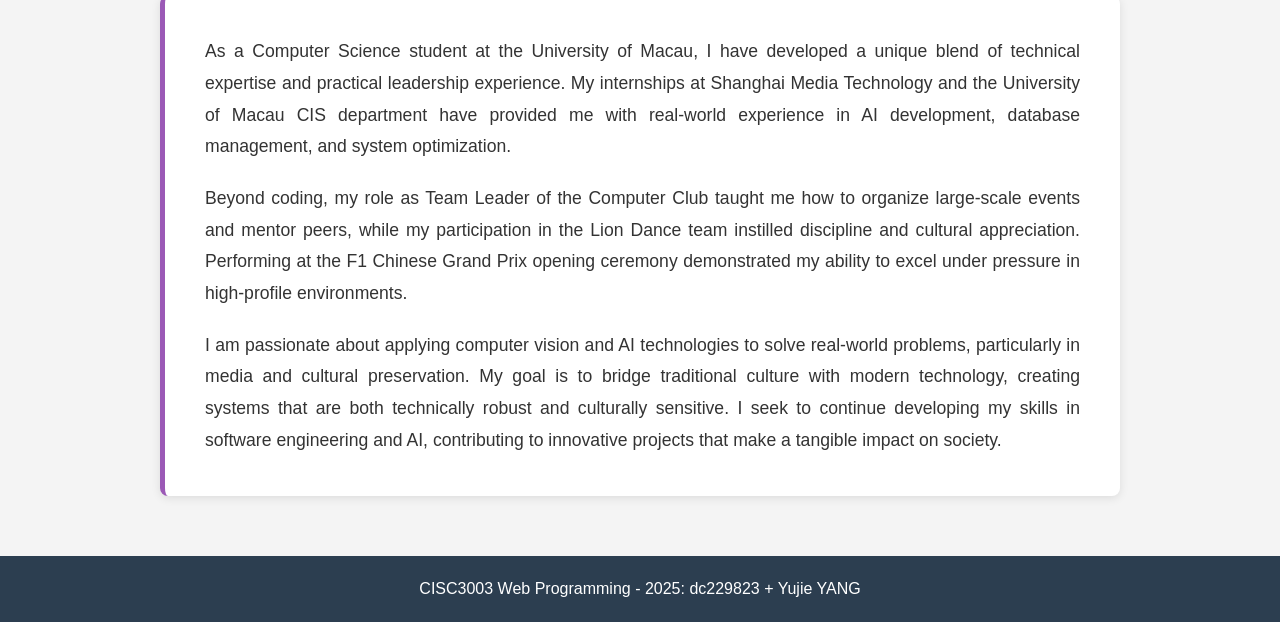
<file: CISC3003-dc22982-indhassignment/cisc3003-IndAssgn-showcase.html>
<!DOCTYPE html>
<html lang="en">
<head>
    <meta charset="UTF-8">
    <meta name="viewport" content="width=device-width, initial-scale=1.0">
    <title>Showcase | Yujie YANG</title>
    <link rel="stylesheet" href="css/cisc3003-IndAssgn-showcase.css">
</head>
<body>
    <header class="page-header">
        <div class="container">
            <nav class="breadcrumb">
                <a href="cisc3003-IndAssgn.html">Home</a> / Showcase
            </nav>
            <h1>My Showcase</h1>
        </div>
    </header>

    <main class="container">
        <section class="showcase-section">
            <h2>Learning Log</h2>
            <div class="log-entries">
                <div class="log-entry">
                    <div class="log-date">Jan 2026</div>
                    <div class="log-content">
                        <h3>Web Programming & Portfolio Development</h3>
                        <p>Mastered responsive web design, HTML5/CSS3 standards, and W3C validation. Completed professional portfolio website demonstrating modern frontend development skills.</p>
                    </div>
                </div>
                
                <div class="log-entry">
                    <div class="log-date">Dec 2024 - Mar 2025</div>
                    <div class="log-content">
                        <h3>AI Engineering Internship</h3>
                        <p>Gained hands-on experience in face capture algorithms, exception handling in production AI systems, and multimodal techniques for media applications. Improved model performance and real-time processing capabilities.</p>
                    </div>
                </div>
                
                <div class="log-entry">
                    <div class="log-date">Jun 2025 - Jul 2025</div>
                    <div class="log-content">
                        <h3>Database Management & Optimization</h3>
                        <p>Developed skills in large-scale data processing, workflow optimization, and database maintenance. Reduced operational inefficiencies by 40% through automated validation systems.</p>
                    </div>
                </div>

                <div class="log-entry">
                    <div class="log-date">Sep 2022 - Nov 2024</div>
                    <div class="log-content">
                        <h3>Leadership in Computer Club</h3>
                        <p>Organized 50+ participant programming competitions, led team projects in Python and C++, and conducted technical training sessions. Developed project management and team coordination skills.</p>
                    </div>
                </div>
            </div>
        </section>

        <section class="showcase-section">
            <h2>Accomplishments</h2>
            <div class="accomplishments-grid">
                <div class="accomplishment-card">
                    <h3>Professional Experience</h3>
                    <ul>
                        <li>AI Engineer Intern at Shanghai Media Technology Co. LTD.</li>
                        <li>CIS Helper at University of Macau Technical Department</li>
                        <li>Assistant Director at Oriental News Corporation</li>
                        <li>Performer at Heineken F1 Chinese Grand Prix Opening Ceremony</li>
                    </ul>
                </div>
                
                <div class="accomplishment-card">
                    <h3>Leadership & Activities</h3>
                    <ul>
                        <li>Team Leader, University of Macau Computer Club (2022-2024)</li>
                        <li>Organized programming competitions with 50+ participants</li>
                        <li>Member, Dragon and Lion Dance Team</li>
                        <li>Performed in University New Year's Party</li>
                    </ul>
                </div>
                
                <div class="accomplishment-card">
                    <h3>Technical Skills Acquired</h3>
                    <ul>
                        <li>Proficient: C, C++, Python, Java, MATLAB</li>
                        <li>Computer Vision & Face Recognition Systems</li>
                        <li>Database Management & Big Data Processing</li>
                        <li>Multimedia Computing & Cloud Systems</li>
                        <li>Bilingual: Mandarin (Native), English (Fluent)</li>
                    </ul>
                </div>
            </div>
        </section>

        <section class="showcase-section">
            <h2>Statement of Purpose</h2>
            <div class="statement-box">
                <p>As a Computer Science student at the University of Macau, I have developed a unique blend of technical expertise and practical leadership experience. My internships at Shanghai Media Technology and the University of Macau CIS department have provided me with real-world experience in AI development, database management, and system optimization.</p>
                
                <p>Beyond coding, my role as Team Leader of the Computer Club taught me how to organize large-scale events and mentor peers, while my participation in the Lion Dance team instilled discipline and cultural appreciation. Performing at the F1 Chinese Grand Prix opening ceremony demonstrated my ability to excel under pressure in high-profile environments.</p>
                
                <p>I am passionate about applying computer vision and AI technologies to solve real-world problems, particularly in media and cultural preservation. My goal is to bridge traditional culture with modern technology, creating systems that are both technically robust and culturally sensitive. I seek to continue developing my skills in software engineering and AI, contributing to innovative projects that make a tangible impact on society.</p>
            </div>
        </section>
    </main>

    <footer class="main-footer">
        <div class="container">
            <p>CISC3003 Web Programming - 2025: dc229823 + Yujie YANG</p>
        </div>
    </footer>
</body>
</html>
</file>
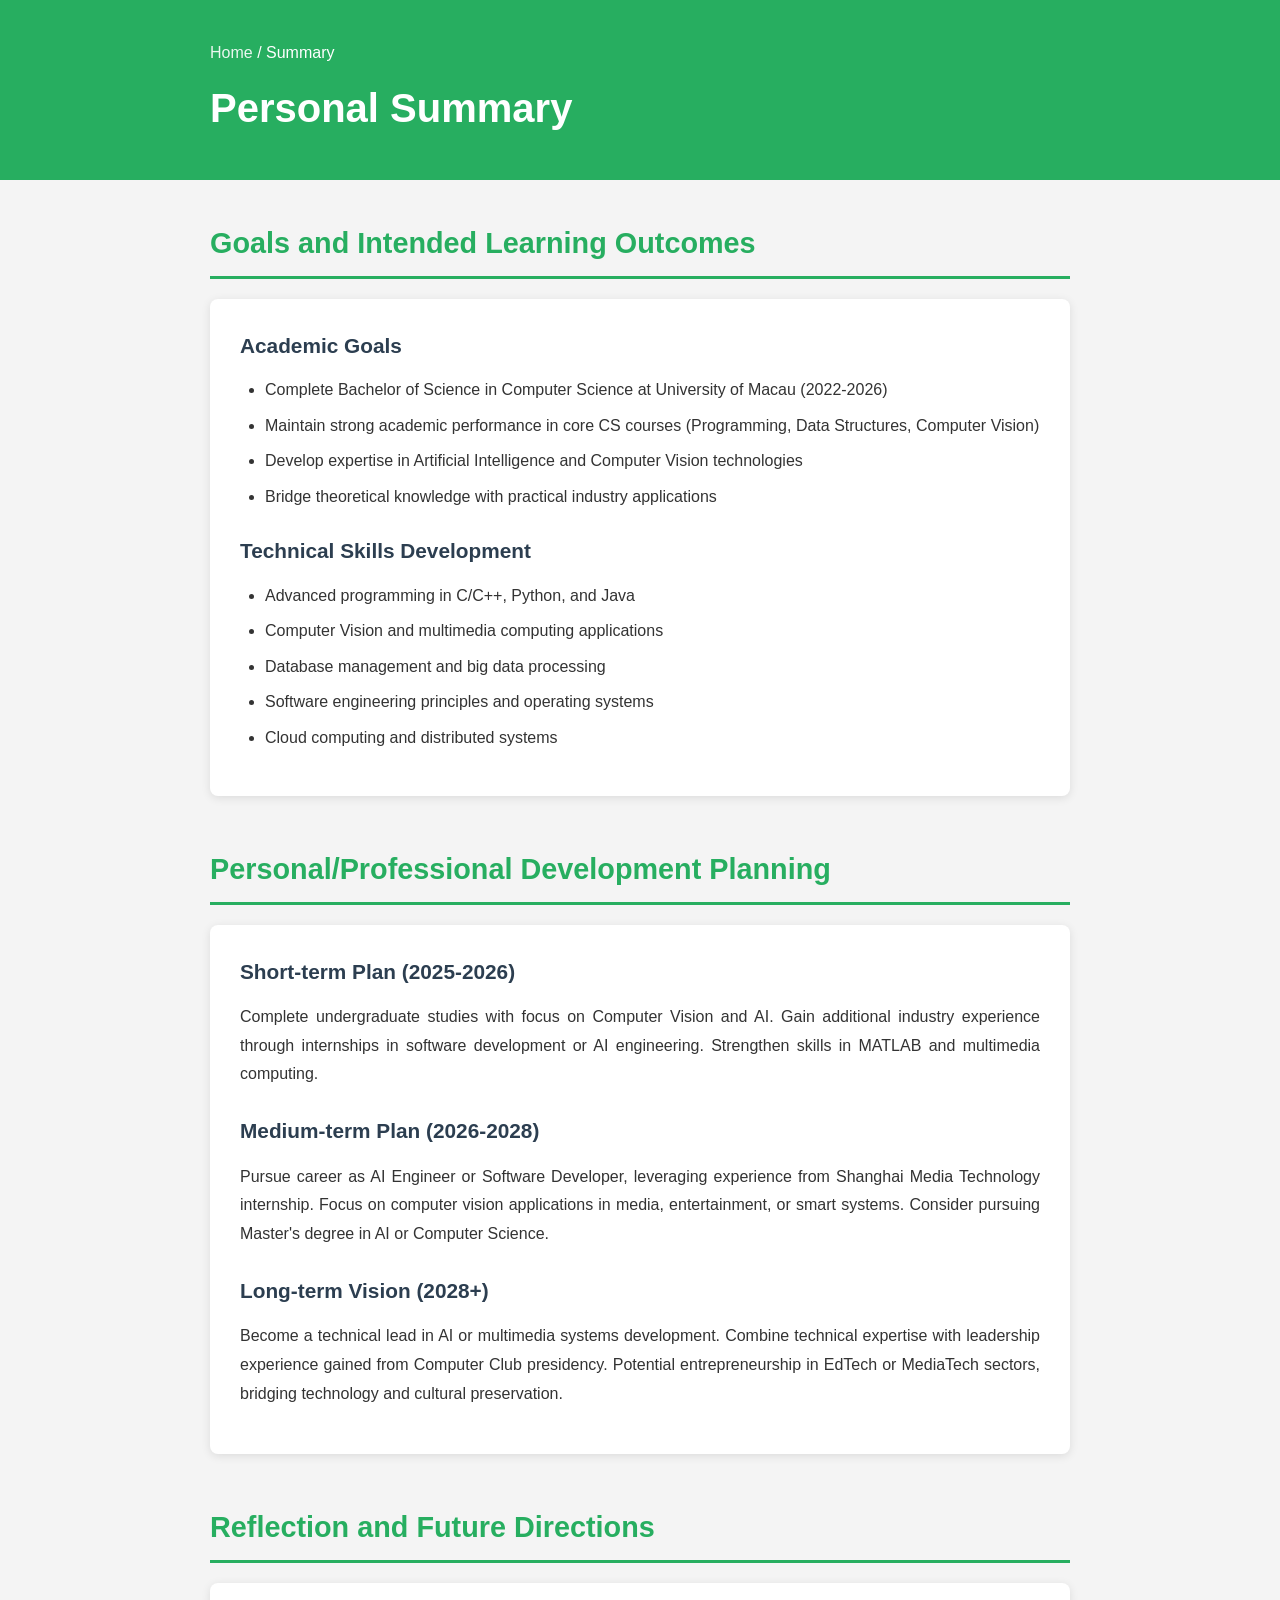
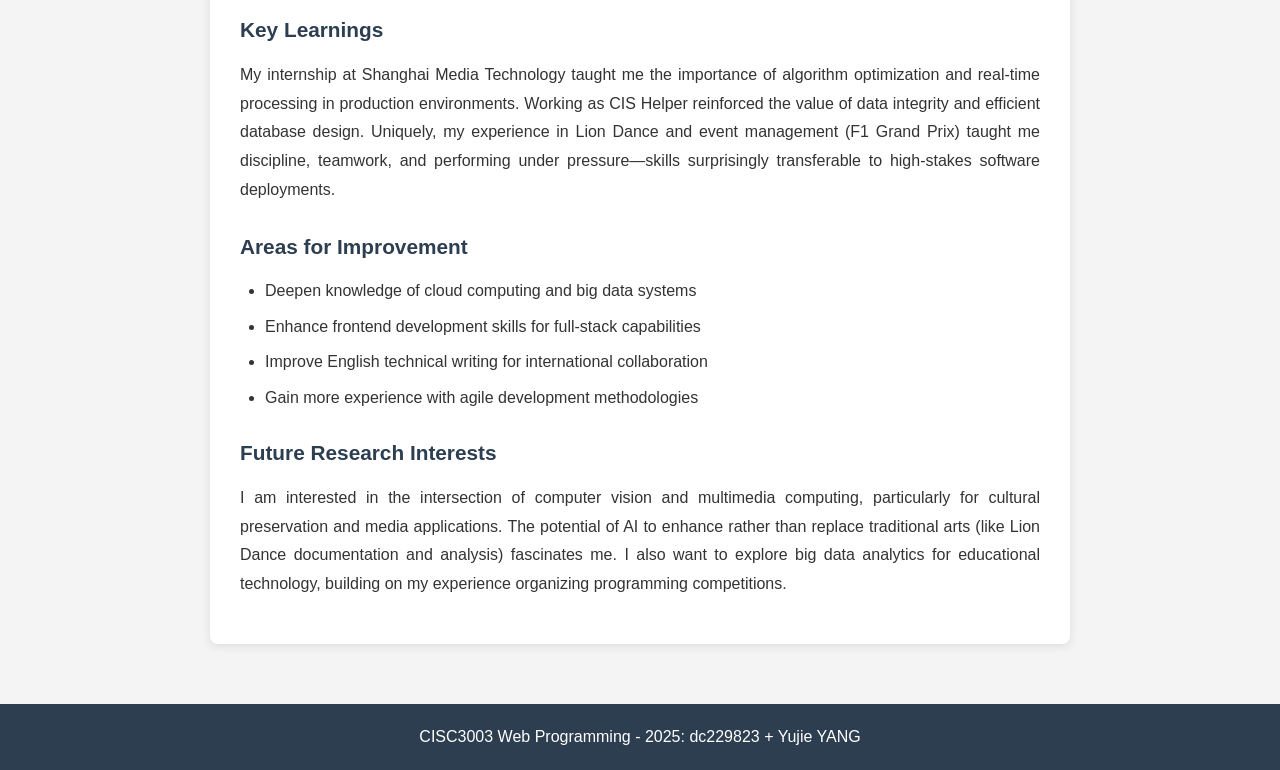
<file: CISC3003-dc22982-indhassignment/cisc3003-IndAssgn-summary.html>
<!DOCTYPE html>
<html lang="en">
<head>
    <meta charset="UTF-8">
    <meta name="viewport" content="width=device-width, initial-scale=1.0">
    <title>Summary | Yujie YANG</title>
    <link rel="stylesheet" href="css/cisc3003-IndAssgn-summary.css">
</head>
<body>
    <header class="page-header">
        <div class="container">
            <nav class="breadcrumb">
                <a href="cisc3003-IndAssgn.html">Home</a> / Summary
            </nav>
            <h1>Personal Summary</h1>
        </div>
    </header>

    <main class="container">
        <section class="summary-section">
            <h2>Goals and Intended Learning Outcomes</h2>
            <div class="content-box">
                <h3>Academic Goals</h3>
                <ul>
                    <li>Complete Bachelor of Science in Computer Science at University of Macau (2022-2026)</li>
                    <li>Maintain strong academic performance in core CS courses (Programming, Data Structures, Computer Vision)</li>
                    <li>Develop expertise in Artificial Intelligence and Computer Vision technologies</li>
                    <li>Bridge theoretical knowledge with practical industry applications</li>
                </ul>
                
                <h3>Technical Skills Development</h3>
                <ul>
                    <li>Advanced programming in C/C++, Python, and Java</li>
                    <li>Computer Vision and multimedia computing applications</li>
                    <li>Database management and big data processing</li>
                    <li>Software engineering principles and operating systems</li>
                    <li>Cloud computing and distributed systems</li>
                </ul>
            </div>
        </section>

        <section class="summary-section">
            <h2>Personal/Professional Development Planning</h2>
            <div class="content-box">
                <h3>Short-term Plan (2025-2026)</h3>
                <p>Complete undergraduate studies with focus on Computer Vision and AI. Gain additional industry experience through internships in software development or AI engineering. Strengthen skills in MATLAB and multimedia computing.</p>
                
                <h3>Medium-term Plan (2026-2028)</h3>
                <p>Pursue career as AI Engineer or Software Developer, leveraging experience from Shanghai Media Technology internship. Focus on computer vision applications in media, entertainment, or smart systems. Consider pursuing Master's degree in AI or Computer Science.</p>
                
                <h3>Long-term Vision (2028+)</h3>
                <p>Become a technical lead in AI or multimedia systems development. Combine technical expertise with leadership experience gained from Computer Club presidency. Potential entrepreneurship in EdTech or MediaTech sectors, bridging technology and cultural preservation.</p>
            </div>
        </section>

        <section class="summary-section">
            <h2>Reflection and Future Directions</h2>
            <div class="content-box">
                <h3>Key Learnings</h3>
                <p>My internship at Shanghai Media Technology taught me the importance of algorithm optimization and real-time processing in production environments. Working as CIS Helper reinforced the value of data integrity and efficient database design. Uniquely, my experience in Lion Dance and event management (F1 Grand Prix) taught me discipline, teamwork, and performing under pressure—skills surprisingly transferable to high-stakes software deployments.</p>
                
                <h3>Areas for Improvement</h3>
                <ul>
                    <li>Deepen knowledge of cloud computing and big data systems</li>
                    <li>Enhance frontend development skills for full-stack capabilities</li>
                    <li>Improve English technical writing for international collaboration</li>
                    <li>Gain more experience with agile development methodologies</li>
                </ul>
                
                <h3>Future Research Interests</h3>
                <p>I am interested in the intersection of computer vision and multimedia computing, particularly for cultural preservation and media applications. The potential of AI to enhance rather than replace traditional arts (like Lion Dance documentation and analysis) fascinates me. I also want to explore big data analytics for educational technology, building on my experience organizing programming competitions.</p>
            </div>
        </section>
    </main>

    <footer class="main-footer">
        <div class="container">
            <p>CISC3003 Web Programming - 2025: dc229823 + Yujie YANG</p>
        </div>
    </footer>
</body>
</html>
</file>
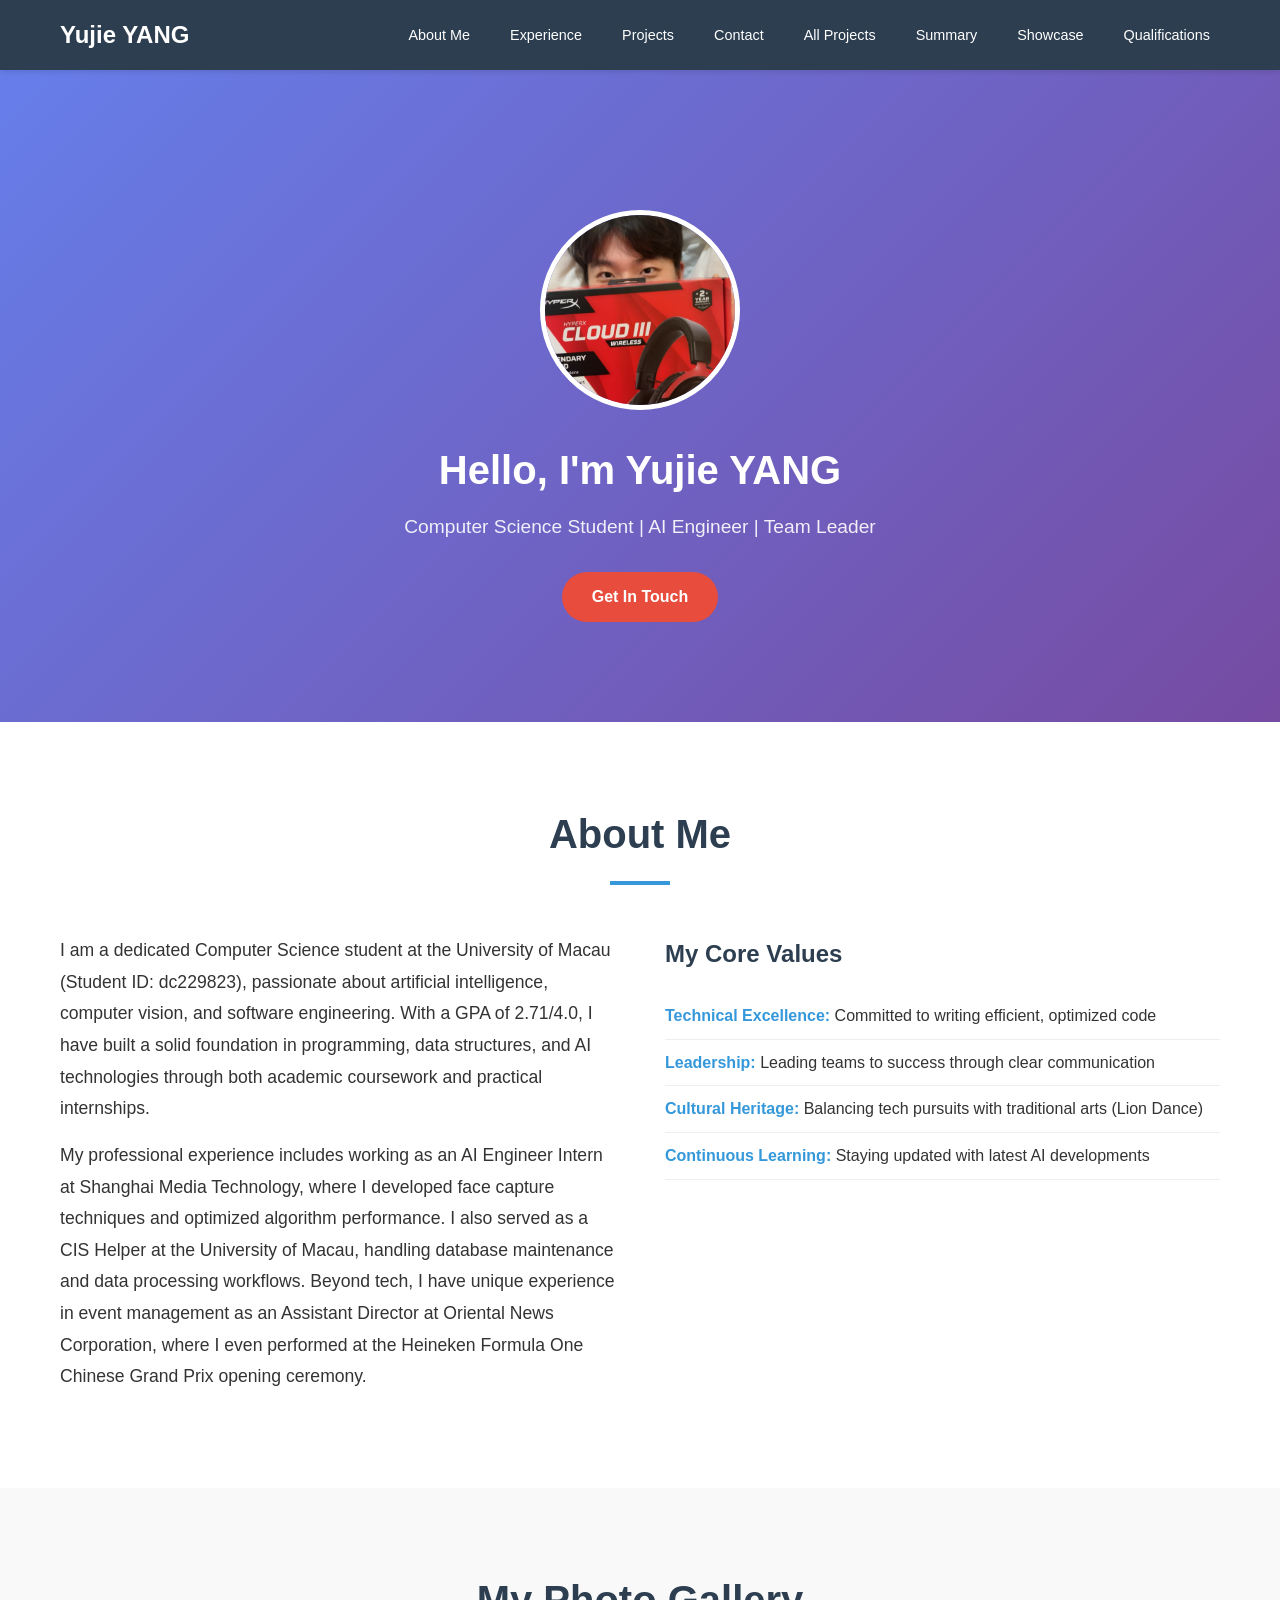
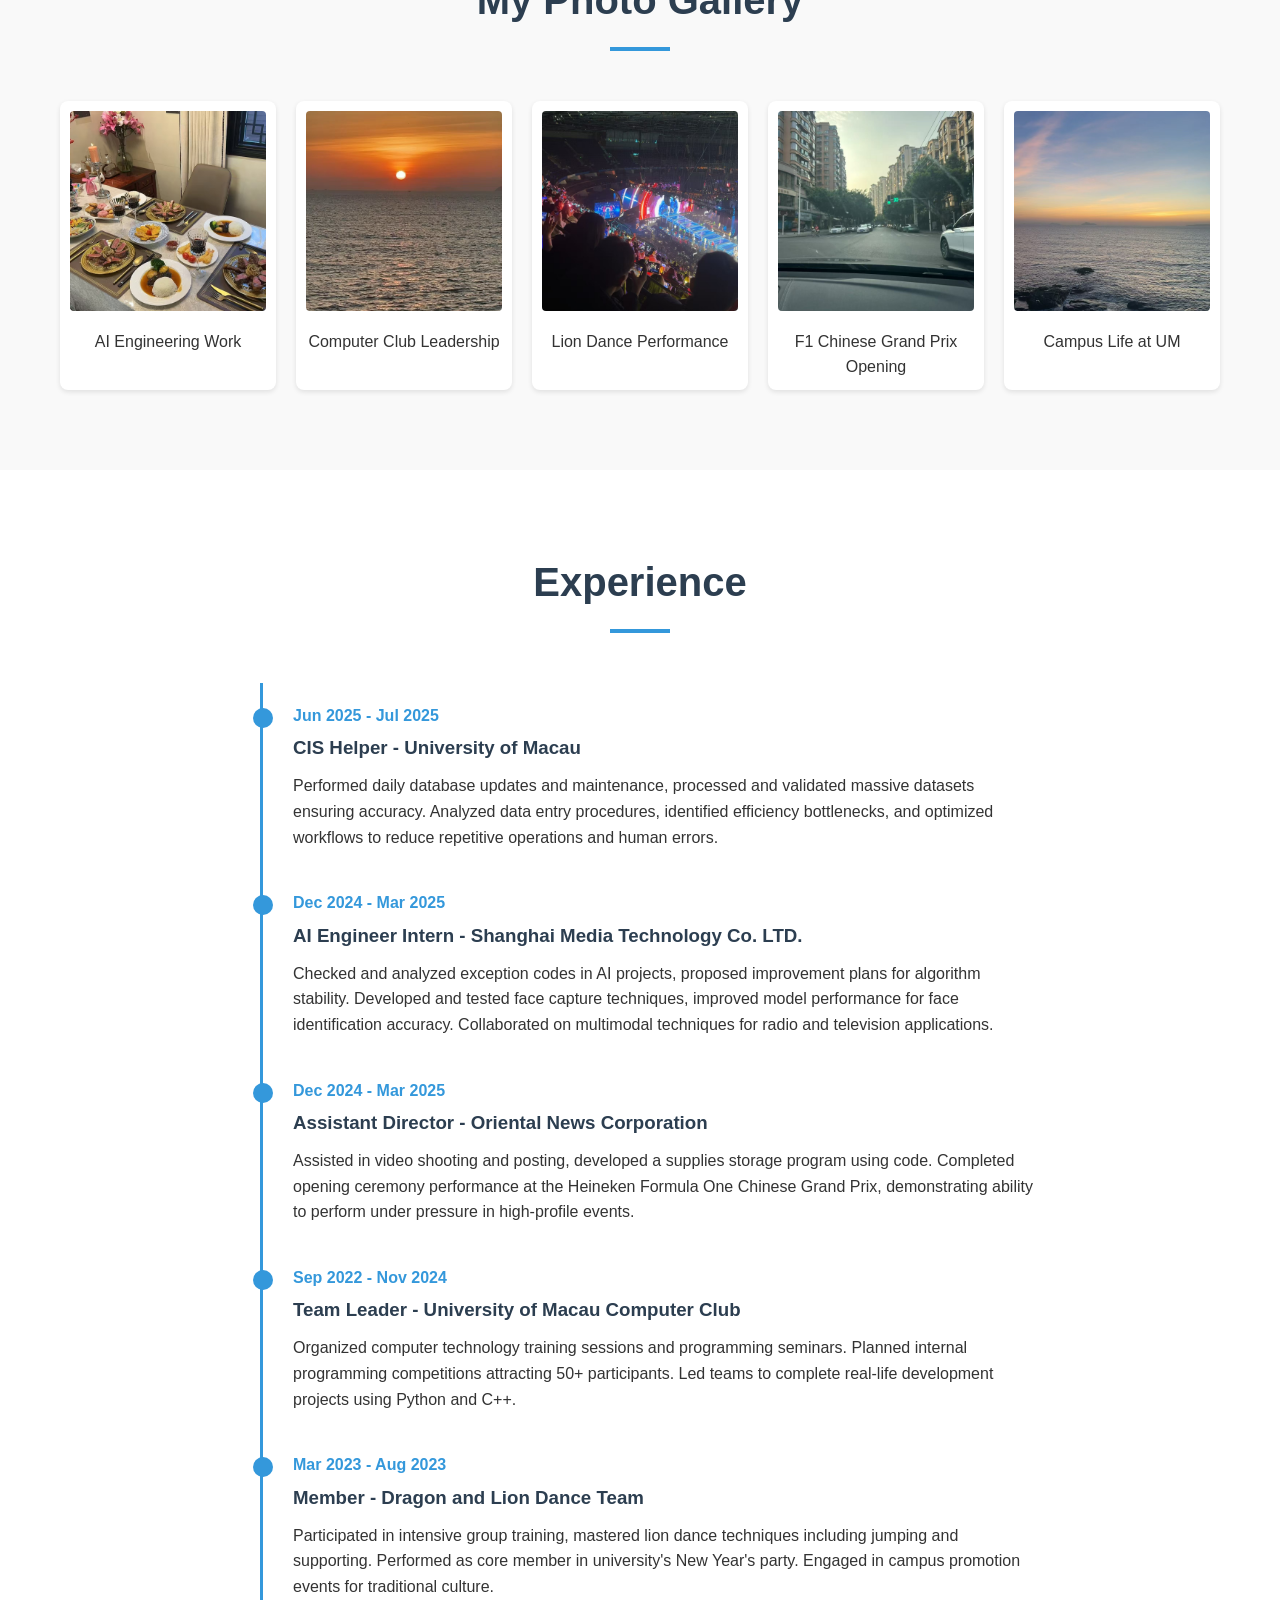
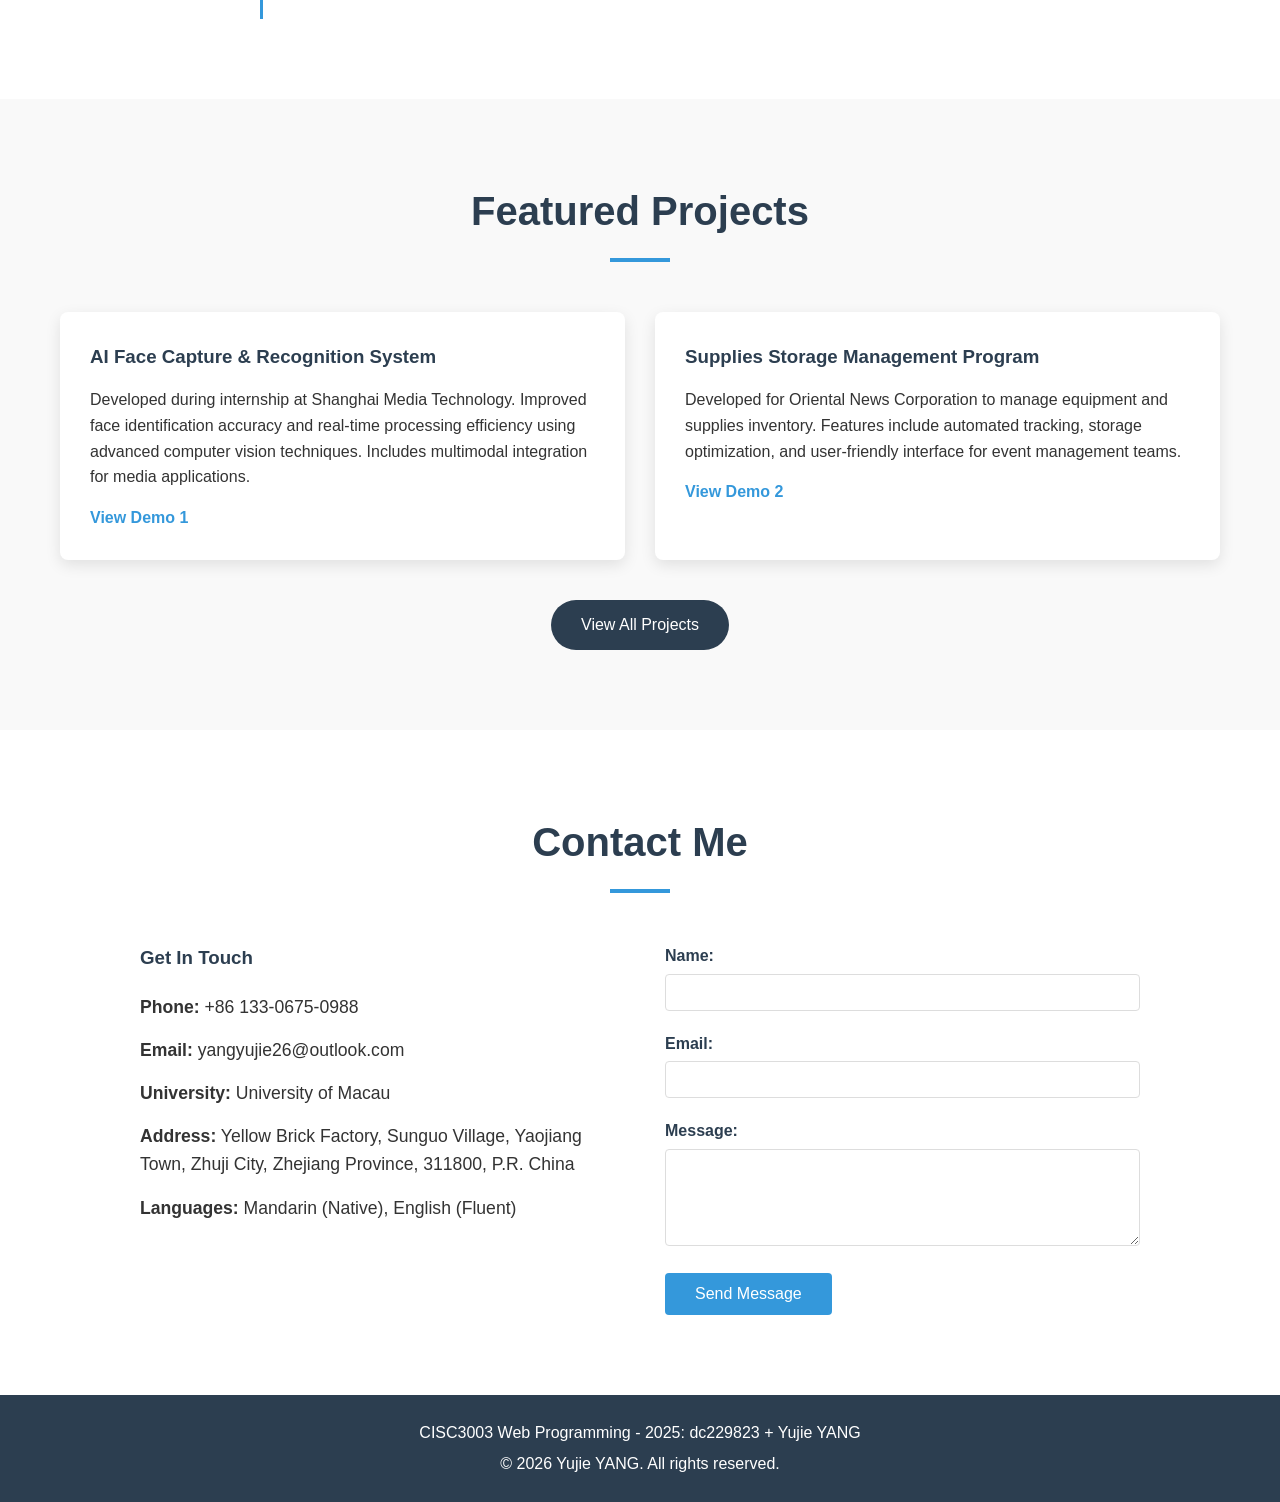
<file: CISC3003-dc22982-indhassignment/cisc3003-IndAssgn.html>
<!DOCTYPE html>
<html lang="en">
<head>
    <meta charset="UTF-8">
    <meta name="viewport" content="width=device-width, initial-scale=1.0">
    <meta name="description" content="Personal Portfolio of Yujie YANG - Computer Science Student">
    <title>Yujie YANG | Portfolio</title>
    <link rel="stylesheet" href="css/cisc3003-IndAssgn-home.css">
</head>
<body>
    <!-- Header with Navigation -->
    <header class="main-header">
        <div class="container">
            <div class="logo">
                <h1>Yujie YANG</h1>
            </div>
            <nav class="main-nav">
                <ul>
                    <li><a href="#about">About Me</a></li>
                    <li><a href="#experience">Experience</a></li>
                    <li><a href="#projects">Projects</a></li>
                    <li><a href="#contact">Contact</a></li>
                    <li><a href="cisc3003-IndAssgn-projects.html">All Projects</a></li>
                    <li><a href="cisc3003-IndAssgn-summary.html">Summary</a></li>
                    <li><a href="cisc3003-IndAssgn-showcase.html">Showcase</a></li>
                    <li><a href="cisc3003-IndAssgn-qualification.html">Qualifications</a></li>
                </ul>
            </nav>
        </div>
    </header>

    <!-- Hero Section -->
    <section class="hero">
        <div class="container">
            <div class="hero-content">
                <img src="images/profile-photo.jpg" alt="Yujie YANG Profile Photo" class="profile-img">
                <h2>Hello, I'm Yujie YANG</h2>
                <p class="tagline">Computer Science Student | AI Engineer | Team Leader</p>
                <a href="#contact" class="cta-button">Get In Touch</a>
            </div>
        </div>
    </section>

    <!-- About Me Section -->
    <section id="about" class="about-section">
        <div class="container">
            <h2 class="section-title">About Me</h2>
            <div class="about-content">
                <div class="about-text">
                    <p>I am a dedicated Computer Science student at the University of Macau (Student ID: dc229823), passionate about artificial intelligence, computer vision, and software engineering. With a GPA of 2.71/4.0, I have built a solid foundation in programming, data structures, and AI technologies through both academic coursework and practical internships.</p>
                    <p>My professional experience includes working as an AI Engineer Intern at Shanghai Media Technology, where I developed face capture techniques and optimized algorithm performance. I also served as a CIS Helper at the University of Macau, handling database maintenance and data processing workflows. Beyond tech, I have unique experience in event management as an Assistant Director at Oriental News Corporation, where I even performed at the Heineken Formula One Chinese Grand Prix opening ceremony.</p>
                </div>
                <div class="about-values">
                    <h3>My Core Values</h3>
                    <ul>
                        <li><strong>Technical Excellence:</strong> Committed to writing efficient, optimized code</li>
                        <li><strong>Leadership:</strong> Leading teams to success through clear communication</li>
                        <li><strong>Cultural Heritage:</strong> Balancing tech pursuits with traditional arts (Lion Dance)</li>
                        <li><strong>Continuous Learning:</strong> Staying updated with latest AI developments</li>
                    </ul>
                </div>
            </div>
        </div>
    </section>

    <!-- Photo Gallery Section -->
    <section class="gallery-section">
        <div class="container">
            <h2 class="section-title">My Photo Gallery</h2>
            <div class="photo-grid">
                <div class="photo-item">
                    <img src="images/photo1.jpg" alt="AI Project Work">
                    <p>AI Engineering Work</p>
                </div>
                <div class="photo-item">
                    <img src="images/photo2.jpg" alt="Computer Club Activity">
                    <p>Computer Club Leadership</p>
                </div>
                <div class="photo-item">
                    <img src="images/photo3.jpg" alt="Lion Dance Performance">
                    <p>Lion Dance Performance</p>
                </div>
                <div class="photo-item">
                    <img src="images/photo4.jpg" alt="F1 Grand Prix Event">
                    <p>F1 Chinese Grand Prix Opening</p>
                </div>
                <div class="photo-item">
                    <img src="images/photo5.jpg" alt="Campus Life">
                    <p>Campus Life at UM</p>
                </div>
            </div>
        </div>
    </section>

    <!-- Experience Section -->
    <section id="experience" class="experience-section">
        <div class="container">
            <h2 class="section-title">Experience</h2>
            <div class="timeline">
                <div class="timeline-item">
                    <div class="timeline-date">Jun 2025 - Jul 2025</div>
                    <div class="timeline-content">
                        <h3>CIS Helper - University of Macau</h3>
                        <p>Performed daily database updates and maintenance, processed and validated massive datasets ensuring accuracy. Analyzed data entry procedures, identified efficiency bottlenecks, and optimized workflows to reduce repetitive operations and human errors.</p>
                    </div>
                </div>
                <div class="timeline-item">
                    <div class="timeline-date">Dec 2024 - Mar 2025</div>
                    <div class="timeline-content">
                        <h3>AI Engineer Intern - Shanghai Media Technology Co. LTD.</h3>
                        <p>Checked and analyzed exception codes in AI projects, proposed improvement plans for algorithm stability. Developed and tested face capture techniques, improved model performance for face identification accuracy. Collaborated on multimodal techniques for radio and television applications.</p>
                    </div>
                </div>
                <div class="timeline-item">
                    <div class="timeline-date">Dec 2024 - Mar 2025</div>
                    <div class="timeline-content">
                        <h3>Assistant Director - Oriental News Corporation</h3>
                        <p>Assisted in video shooting and posting, developed a supplies storage program using code. Completed opening ceremony performance at the Heineken Formula One Chinese Grand Prix, demonstrating ability to perform under pressure in high-profile events.</p>
                    </div>
                </div>
                <div class="timeline-item">
                    <div class="timeline-date">Sep 2022 - Nov 2024</div>
                    <div class="timeline-content">
                        <h3>Team Leader - University of Macau Computer Club</h3>
                        <p>Organized computer technology training sessions and programming seminars. Planned internal programming competitions attracting 50+ participants. Led teams to complete real-life development projects using Python and C++.</p>
                    </div>
                </div>
                <div class="timeline-item">
                    <div class="timeline-date">Mar 2023 - Aug 2023</div>
                    <div class="timeline-content">
                        <h3>Member - Dragon and Lion Dance Team</h3>
                        <p>Participated in intensive group training, mastered lion dance techniques including jumping and supporting. Performed as core member in university's New Year's party. Engaged in campus promotion events for traditional culture.</p>
                    </div>
                </div>
            </div>
        </div>
    </section>

    <!-- Projects Section -->
    <section id="projects" class="projects-section">
        <div class="container">
            <h2 class="section-title">Featured Projects</h2>
            <div class="projects-grid">
                <div class="project-card">
                    <h3>AI Face Capture & Recognition System</h3>
                    <p>Developed during internship at Shanghai Media Technology. Improved face identification accuracy and real-time processing efficiency using advanced computer vision techniques. Includes multimodal integration for media applications.</p>
                    <a href="cisc3003-IndAssgn-demo01.html" class="project-link">View Demo 1</a>
                </div>
                <div class="project-card">
                    <h3>Supplies Storage Management Program</h3>
                    <p>Developed for Oriental News Corporation to manage equipment and supplies inventory. Features include automated tracking, storage optimization, and user-friendly interface for event management teams.</p>
                    <a href="cisc3003-IndAssgn-demo02.html" class="project-link">View Demo 2</a>
                </div>
            </div>
            <div class="center-btn">
                <a href="cisc3003-IndAssgn-projects.html" class="btn-secondary">View All Projects</a>
            </div>
        </div>
    </section>

    <!-- Contact Section -->
    <section id="contact" class="contact-section">
        <div class="container">
            <h2 class="section-title">Contact Me</h2>
            <div class="contact-content">
                <div class="contact-info">
                    <h3>Get In Touch</h3>
                    <p><strong>Phone:</strong> +86 133-0675-0988</p>
                    <p><strong>Email:</strong> yangyujie26@outlook.com</p>
                    <p><strong>University:</strong> University of Macau</p>
                    <p><strong>Address:</strong> Yellow Brick Factory, Sunguo Village, Yaojiang Town, Zhuji City, Zhejiang Province, 311800, P.R. China</p>
                    <p><strong>Languages:</strong> Mandarin (Native), English (Fluent)</p>
                </div>
                <div class="contact-form">
                    <form action="#" method="post">
                        <div class="form-group">
                            <label for="name">Name:</label>
                            <input type="text" id="name" name="name" required>
                        </div>
                        <div class="form-group">
                            <label for="email">Email:</label>
                            <input type="email" id="email" name="email" required>
                        </div>
                        <div class="form-group">
                            <label for="message">Message:</label>
                            <textarea id="message" name="message" rows="5" required></textarea>
                        </div>
                        <button type="submit" class="submit-btn">Send Message</button>
                    </form>
                </div>
            </div>
        </div>
    </section>

    <!-- Footer -->
    <footer class="main-footer">
        <div class="container">
            <p>CISC3003 Web Programming - 2025: dc229823 + Yujie YANG</p>
            <p>&copy; 2026 Yujie YANG. All rights reserved.</p>
        </div>
    </footer>
</body>
</html>
</file>
<file: CISC3003-FinalExam-Paper02A-2026MAY12/css/styles.css>
* { box-sizing: border-box; }
body {
    margin: 0;
    min-height: 100vh;
    font-family: Arial, Helvetica, sans-serif;
    background: #f4f6fb;
    color: #1f2937;
    display: flex;
    flex-direction: column;
}
header {
    background: #1f2937;
    color: white;
    padding: 24px 40px;
    text-align: center;
}
main {
    width: min(900px, 94%);
    margin: 32px auto;
    flex: 1;
}
.card {
    background: white;
    padding: 28px;
    border-radius: 14px;
    box-shadow: 0 8px 24px rgba(0,0,0,.08);
    margin-bottom: 22px;
}
form { display: grid; gap: 14px; }
label { font-weight: bold; margin-top: 4px; }
input, select, textarea {
    width: 100%;
    padding: 11px 12px;
    border: 1px solid #cbd5e1;
    border-radius: 8px;
    font-size: 15px;
}
textarea { min-height: 110px; resize: vertical; }
.row { display: flex; flex-wrap: wrap; gap: 14px; align-items: center; }
.row label { font-weight: normal; }
button, .button {
    display: inline-block;
    border: none;
    background: #2563eb;
    color: white;
    padding: 12px 18px;
    border-radius: 8px;
    cursor: pointer;
    text-decoration: none;
    font-weight: bold;
}
button:hover, .button:hover { background: #1d4ed8; }
.secondary { background: #4b5563; }
.success { background: #ecfdf5; color: #065f46; padding: 14px; border-radius: 8px; }
.error { background: #fef2f2; color: #991b1b; padding: 14px; border-radius: 8px; }
.note { background: #eff6ff; color: #1e40af; padding: 14px; border-radius: 8px; }
.small { font-size: 14px; color: #64748b; }
footer {
    text-align: center;
    padding: 18px;
    background: #e5e7eb;
    color: #111827;
    margin-top: auto;
}
code { background: #f1f5f9; padding: 2px 6px; border-radius: 5px; }
table { width: 100%; border-collapse: collapse; }
th, td { padding: 10px; border-bottom: 1px solid #e5e7eb; text-align: left; }
</file>
<file: CISC3003-dc22982-indhassignment/css/cisc3003-IndAssgn-demo01.css>
* {
    margin: 0;
    padding: 0;
    box-sizing: border-box;
}

body {
    font-family: 'Segoe UI', Tahoma, Geneva, Verdana, sans-serif;
    line-height: 1.6;
    color: #333;
    background-color: #f0f2f5;
}

.container {
    max-width: 1000px;
    margin: 0 auto;
    padding: 0 20px;
}

/* Header */
.demo-header {
    background: linear-gradient(135deg, #667eea 0%, #764ba2 100%);
    color: white;
    padding: 40px 0;
    margin-bottom: 40px;
}

.breadcrumb a {
    color: rgba(255,255,255,0.9);
    text-decoration: none;
}

.breadcrumb {
    margin-bottom: 10px;
    opacity: 0.9;
}

.demo-header h1 {
    font-size: 2.2rem;
}

/* Sections */
section {
    margin-bottom: 50px;
}

section h2 {
    color: #764ba2;
    font-size: 1.8rem;
    margin-bottom: 20px;
    padding-bottom: 10px;
    border-bottom: 2px solid #e0e0e0;
}

/* Intro */
.demo-intro p {
    font-size: 1.1rem;
    line-height: 1.8;
    margin-bottom: 20px;
}

.tech-stack h3 {
    color: #555;
    margin-bottom: 10px;
    font-size: 1.2rem;
}

.tech-tags {
    display: flex;
    flex-wrap: wrap;
    gap: 10px;
}

.tech {
    background-color: #667eea;
    color: white;
    padding: 5px 15px;
    border-radius: 20px;
    font-size: 0.9rem;
}

/* Chat Interface */
.chat-container {
    background: white;
    border-radius: 12px;
    box-shadow: 0 5px 20px rgba(0,0,0,0.1);
    overflow: hidden;
    max-width: 700px;
    margin: 0 auto;
}

.chat-header {
    background-color: #764ba2;
    color: white;
    padding: 15px 20px;
    display: flex;
    justify-content: space-between;
    align-items: center;
}

.status {
    font-size: 0.9rem;
}

.status.online {
    color: #2ecc71;
}

.chat-messages {
    padding: 20px;
    min-height: 300px;
    background-color: #f8f9fa;
}

.message {
    display: flex;
    gap: 12px;
    margin-bottom: 20px;
}

.message.user {
    flex-direction: row-reverse;
}

.avatar {
    width: 40px;
    height: 40px;
    border-radius: 50%;
    background-color: #764ba2;
    color: white;
    display: flex;
    align-items: center;
    justify-content: center;
    font-weight: bold;
    font-size: 0.8rem;
    flex-shrink: 0;
}

.message.user .avatar {
    background-color: #667eea;
}

.content {
    background: white;
    padding: 12px 16px;
    border-radius: 12px;
    box-shadow: 0 1px 2px rgba(0,0,0,0.1);
    max-width: 70%;
}

.message.user .content {
    background-color: #667eea;
    color: white;
}

.content p {
    margin-bottom: 8px;
}

.content ul {
    margin-left: 20px;
    margin-top: 8px;
}

.source-tag {
    display: inline-block;
    background-color: #e8f5e9;
    color: #2e7d32;
    padding: 4px 8px;
    border-radius: 4px;
    font-size: 0.8rem;
    margin-top: 8px;
    font-weight: bold;
}

.chat-input {
    display: flex;
    padding: 15px;
    background-color: white;
    border-top: 1px solid #e0e0e0;
    gap: 10px;
}

.chat-input input {
    flex: 1;
    padding: 10px;
    border: 1px solid #ddd;
    border-radius: 20px;
    outline: none;
}

.chat-input button {
    background-color: #764ba2;
    color: white;
    border: none;
    padding: 10px 25px;
    border-radius: 20px;
    cursor: not-allowed;
    opacity: 0.6;
}

.demo-note {
    text-align: center;
    color: #666;
    font-size: 0.85rem;
    padding: 10px;
    background-color: #fff3cd;
    margin: 0;
}

/* Features */
.features-grid {
    display: grid;
    grid-template-columns: repeat(auto-fit, minmax(220px, 1fr));
    gap: 20px;
}

.feature-card {
    background: white;
    padding: 25px;
    border-radius: 8px;
    box-shadow: 0 2px 10px rgba(0,0,0,0.1);
    border-left: 4px solid #764ba2;
}

.feature-card h4 {
    color: #764ba2;
    margin-bottom: 10px;
}

/* Architecture */
.architecture-diagram {
    background: white;
    padding: 40px;
    border-radius: 8px;
    box-shadow: 0 2px 10px rgba(0,0,0,0.1);
    text-align: center;
}

.arch-layer {
    margin: 10px 0;
}

.arch-layer.dual {
    display: flex;
    justify-content: center;
    gap: 20px;
    flex-wrap: wrap;
}

.arch-box {
    background: linear-gradient(135deg, #667eea 0%, #764ba2 100%);
    color: white;
    padding: 15px 30px;
    border-radius: 8px;
    font-weight: bold;
    display: inline-block;
    box-shadow: 0 2px 5px rgba(0,0,0,0.2);
}

.arch-arrow {
    font-size: 24px;
    color: #764ba2;
    font-weight: bold;
}

/* Footer */
.main-footer {
    background-color: #2c3e50;
    color: white;
    text-align: center;
    padding: 20px 0;
    margin-top: 60px;
}

.main-footer p {
    margin: 5px 0;
}

@media (max-width: 768px) {
    .demo-header h1 {
        font-size: 1.8rem;
    }
    
    .content {
        max-width: 85%;
    }
}
</file>
<file: CISC3003-dc22982-indhassignment/css/cisc3003-IndAssgn-demo02.css>
* {
    margin: 0;
    padding: 0;
    box-sizing: border-box;
}

body {
    font-family: 'Segoe UI', Tahoma, Geneva, Verdana, sans-serif;
    line-height: 1.6;
    color: #333;
    background-color: #f4f4f4;
}

.container {
    max-width: 1100px;
    margin: 0 auto;
    padding: 0 20px;
}

/* Header */
.demo-header {
    background: linear-gradient(135deg, #11998e 0%, #38ef7d 100%);
    color: white;
    padding: 40px 0;
    margin-bottom: 40px;
}

.breadcrumb a {
    color: rgba(255,255,255,0.9);
    text-decoration: none;
}

.breadcrumb {
    margin-bottom: 10px;
}

.demo-header h1 {
    font-size: 2.2rem;
}

/* Sections */
section {
    margin-bottom: 50px;
}

section h2 {
    color: #11998e;
    font-size: 1.8rem;
    margin-bottom: 25px;
    padding-bottom: 10px;
    border-bottom: 2px solid #e0e0e0;
}

/* Intro */
.demo-intro p {
    font-size: 1.1rem;
    line-height: 1.8;
    margin-bottom: 20px;
}

.tech-stack h3 {
    color: #555;
    margin-bottom: 10px;
}

.tech-tags {
    display: flex;
    flex-wrap: wrap;
    gap: 10px;
    margin-bottom: 20px;
}

.tech {
    background-color: #11998e;
    color: white;
    padding: 5px 15px;
    border-radius: 20px;
    font-size: 0.9rem;
}

/* Device Showcase */
.device-showcase {
    display: flex;
    justify-content: space-around;
    align-items: flex-start;
    flex-wrap: wrap;
    gap: 30px;
    margin-top: 30px;
}

.device {
    text-align: center;
}

.device-frame {
    background-color: #333;
    padding: 15px;
    border-radius: 12px;
    box-shadow: 0 5px 15px rgba(0,0,0,0.3);
}

.device-screen {
    background-color: white;
    border-radius: 4px;
    overflow: hidden;
    width: 250px;
    height: 180px;
    position: relative;
}

.device.tablet .device-screen {
    width: 180px;
    height: 240px;
}

.device.mobile .device-screen {
    width: 120px;
    height: 200px;
}

.mock-header {
    background-color: #11998e;
    color: white;
    padding: 8px;
    font-size: 0.8rem;
    text-align: center;
}

.mock-content {
    padding: 10px;
    height: calc(100% - 35px);
}

.grid-layout {
    display: grid;
    grid-template-columns: 1fr 3fr;
    gap: 8px;
}

.mock-sidebar {
    background-color: #e0f2f1;
    padding: 10px;
    font-size: 0.8rem;
    border-radius: 4px;
}

.mock-main {
    display: grid;
    grid-template-columns: 1fr 1fr;
    gap: 8px;
}

.flex-layout .mock-main {
    display: flex;
    flex-direction: column;
    gap: 8px;
}

.single-column {
    display: flex;
    flex-direction: column;
    gap: 8px;
}

.mock-card {
    background-color: #e8f5e9;
    border: 1px solid #11998e;
    padding: 8px;
    font-size: 0.75rem;
    border-radius: 4px;
    text-align: center;
}

.device-label {
    margin-top: 10px;
    font-weight: bold;
    color: #555;
    font-size: 0.9rem;
}

/* Features Tabs */
.feature-tabs {
    background: white;
    border-radius: 8px;
    box-shadow: 0 2px 10px rgba(0,0,0,0.1);
    overflow: hidden;
}

.tab-buttons {
    display: flex;
    background-color: #f5f5f5;
    border-bottom: 1px solid #ddd;
}

.tab-btn {
    flex: 1;
    padding: 15px;
    border: none;
    background: none;
    cursor: pointer;
    font-size: 1rem;
    color: #666;
    transition: all 0.3s;
}

.tab-btn:hover {
    background-color: #e0e0e0;
}

.tab-btn.active {
    background-color: #11998e;
    color: white;
    font-weight: bold;
}

.tab-content {
    display: none;
    padding: 30px;
}

.tab-content.active {
    display: block;
}

.tab-content h4 {
    color: #11998e;
    margin-bottom: 15px;
    font-size: 1.3rem;
}

.tab-content ul {
    margin-left: 20px;
    margin-bottom: 20px;
}

.tab-content li {
    margin-bottom: 10px;
    line-height: 1.6;
}

.code-preview {
    background-color: #263238;
    color: #aed581;
    padding: 20px;
    border-radius: 4px;
    overflow-x: auto;
    font-family: 'Courier New', monospace;
    font-size: 0.9rem;
}

.validation-badge {
    display: flex;
    gap: 15px;
    flex-wrap: wrap;
    margin-top: 20px;
}

.badge {
    background-color: #4caf50;
    color: white;
    padding: 10px 20px;
    border-radius: 20px;
    font-weight: bold;
}

/* Metrics */
.metrics-grid {
    display: grid;
    grid-template-columns: repeat(auto-fit, minmax(200px, 1fr));
    gap: 20px;
}

.metric {
    background: white;
    padding: 30px;
    text-align: center;
    border-radius: 8px;
    box-shadow: 0 2px 10px rgba(0,0,0,0.1);
    border-top: 4px solid #11998e;
}

.metric-value {
    display: block;
    font-size: 2.5rem;
    font-weight: bold;
    color: #11998e;
    margin-bottom: 10px;
}

.metric-label {
    color: #666;
    font-size: 0.95rem;
}

/* Footer */
.main-footer {
    background-color: #2c3e50;
    color: white;
    text-align: center;
    padding: 20px 0;
    margin-top: 60px;
}

.main-footer p {
    margin: 5px 0;
}

@media (max-width: 768px) {
    .device-showcase {
        flex-direction: column;
        align-items: center;
    }
    
    .tab-buttons {
        flex-direction: column;
    }
}
</file>
<file: CISC3003-dc22982-indhassignment/css/cisc3003-IndAssgn-projects.css>
* {
    margin: 0;
    padding: 0;
    box-sizing: border-box;
}

body {
    font-family: 'Segoe UI', Tahoma, Geneva, Verdana, sans-serif;
    line-height: 1.6;
    color: #333;
    background-color: #f4f4f4;
}

.container {
    max-width: 1000px;
    margin: 0 auto;
    padding: 0 20px;
}

/* Header */
.page-header {
    background-color: #2c3e50;
    color: white;
    padding: 40px 0;
    margin-bottom: 40px;
}

.breadcrumb a {
    color: #3498db;
    text-decoration: none;
}

.breadcrumb {
    margin-bottom: 10px;
    opacity: 0.8;
}

.page-header h1 {
    font-size: 2.5rem;
}

/* Projects */
.projects-list {
    display: flex;
    flex-direction: column;
    gap: 40px;
    margin-bottom: 60px;
}

.project-detail {
    background: white;
    padding: 40px;
    border-radius: 8px;
    box-shadow: 0 2px 10px rgba(0,0,0,0.1);
}

.project-detail h2 {
    color: #2c3e50;
    margin-bottom: 15px;
    font-size: 1.8rem;
}

.project-meta {
    margin-bottom: 20px;
}

.tag {
    display: inline-block;
    background-color: #3498db;
    color: white;
    padding: 4px 12px;
    border-radius: 12px;
    font-size: 0.85rem;
    margin-right: 8px;
    margin-bottom: 5px;
}

.project-detail p {
    margin-bottom: 15px;
    line-height: 1.8;
}

.project-detail h3 {
    color: #2c3e50;
    margin: 20px 0 10px;
}

.project-detail ul {
    margin-left: 20px;
    margin-bottom: 20px;
}

.project-detail li {
    margin-bottom: 8px;
}

.demo-link {
    display: inline-block;
    background-color: #e74c3c;
    color: white;
    padding: 10px 25px;
    text-decoration: none;
    border-radius: 4px;
    font-weight: bold;
    transition: background-color 0.3s;
}

.demo-link:hover {
    background-color: #c0392b;
}

/* Footer */
.main-footer {
    background-color: #2c3e50;
    color: white;
    text-align: center;
    padding: 20px 0;
    margin-top: 40px;
}

@media (max-width: 768px) {
    .page-header h1 {
        font-size: 2rem;
    }
    
    .project-detail {
        padding: 25px;
    }
}
</file>
<file: CISC3003-dc22982-indhassignment/css/cisc3003-IndAssgn-qualification.css>
* {
    margin: 0;
    padding: 0;
    box-sizing: border-box;
}

body {
    font-family: 'Segoe UI', Tahoma, Geneva, Verdana, sans-serif;
    line-height: 1.6;
    color: #333;
    background-color: #f4f4f4;
}

.container {
    max-width: 900px;
    margin: 0 auto;
    padding: 0 20px;
}

/* Header */
.page-header {
    background-color: #e67e22;
    color: white;
    padding: 40px 0;
    margin-bottom: 40px;
}

.breadcrumb a {
    color: rgba(255,255,255,0.9);
    text-decoration: none;
}

.breadcrumb {
    margin-bottom: 10px;
}

.page-header h1 {
    font-size: 2.5rem;
}

/* Qualification Sections */
.qualification-section {
    margin-bottom: 50px;
}

.qualification-section h2 {
    color: #e67e22;
    font-size: 1.8rem;
    margin-bottom: 25px;
    padding-bottom: 10px;
    border-bottom: 3px solid #e67e22;
}

/* Qualification Cards */
.qualification-card {
    background: white;
    padding: 25px;
    border-radius: 8px;
    box-shadow: 0 2px 10px rgba(0,0,0,0.1);
    margin-bottom: 20px;
}

.qual-header {
    display: flex;
    justify-content: space-between;
    align-items: center;
    margin-bottom: 10px;
    flex-wrap: wrap;
}

.qual-header h3 {
    color: #2c3e50;
    font-size: 1.4rem;
}

.year {
    background-color: #e67e22;
    color: white;
    padding: 4px 12px;
    border-radius: 12px;
    font-size: 0.9rem;
}

.degree {
    color: #555;
    font-style: italic;
    margin-bottom: 15px;
    font-size: 1.1rem;
}

.qualification-card ul {
    margin-left: 20px;
}

.qualification-card li {
    margin-bottom: 8px;
    line-height: 1.6;
}

/* Awards */
.awards-list {
    display: flex;
    flex-direction: column;
    gap: 15px;
}

.award-item {
    display: flex;
    background: white;
    padding: 20px;
    border-radius: 8px;
    box-shadow: 0 2px 10px rgba(0,0,0,0.1);
    align-items: flex-start;
    gap: 20px;
}

.award-year {
    background-color: #e67e22;
    color: white;
    padding: 5px 15px;
    border-radius: 4px;
    font-weight: bold;
    min-width: 60px;
    text-align: center;
}

.award-content h4 {
    color: #2c3e50;
    margin-bottom: 5px;
}

.award-content p {
    color: #666;
    font-size: 0.95rem;
}

/* Skills Grid */
.skills-grid {
    display: grid;
    grid-template-columns: repeat(auto-fit, minmax(200px, 1fr));
    gap: 20px;
    background: white;
    padding: 25px;
    border-radius: 8px;
    box-shadow: 0 2px 10px rgba(0,0,0,0.1);
}

.skill-category h4 {
    color: #e67e22;
    margin-bottom: 10px;
    font-size: 1.1rem;
}

.skill-category p {
    color: #555;
    font-size: 0.95rem;
    line-height: 1.5;
}

/* Footer */
.main-footer {
    background-color: #2c3e50;
    color: white;
    text-align: center;
    padding: 20px 0;
    margin-top: 60px;
}

@media (max-width: 768px) {
    .qual-header {
        flex-direction: column;
        align-items: flex-start;
        gap: 10px;
    }
    
    .award-item {
        flex-direction: column;
        gap: 10px;
    }
}
</file>
<file: CISC3003-dc22982-indhassignment/css/cisc3003-IndAssgn-showcase.css>
* {
    margin: 0;
    padding: 0;
    box-sizing: border-box;
}

body {
    font-family: 'Segoe UI', Tahoma, Geneva, Verdana, sans-serif;
    line-height: 1.6;
    color: #333;
    background-color: #f4f4f4;
}

.container {
    max-width: 1000px;
    margin: 0 auto;
    padding: 0 20px;
}

/* Header */
.page-header {
    background-color: #9b59b6;
    color: white;
    padding: 40px 0;
    margin-bottom: 40px;
}

.breadcrumb a {
    color: rgba(255,255,255,0.9);
    text-decoration: none;
}

.breadcrumb {
    margin-bottom: 10px;
}

.page-header h1 {
    font-size: 2.5rem;
}

/* Showcase Sections */
.showcase-section {
    margin-bottom: 50px;
}

.showcase-section h2 {
    color: #9b59b6;
    font-size: 2rem;
    margin-bottom: 25px;
    text-align: center;
}

/* Learning Log */
.log-entries {
    display: flex;
    flex-direction: column;
    gap: 20px;
}

.log-entry {
    display: flex;
    background: white;
    border-radius: 8px;
    overflow: hidden;
    box-shadow: 0 2px 10px rgba(0,0,0,0.1);
}

.log-date {
    background-color: #9b59b6;
    color: white;
    padding: 20px;
    display: flex;
    align-items: center;
    justify-content: center;
    min-width: 150px;
    font-weight: bold;
    text-align: center;
}

.log-content {
    padding: 20px;
    flex: 1;
}

.log-content h3 {
    color: #2c3e50;
    margin-bottom: 10px;
}

/* Accomplishments */
.accomplishments-grid {
    display: grid;
    grid-template-columns: repeat(auto-fit, minmax(300px, 1fr));
    gap: 25px;
}

.accomplishment-card {
    background: white;
    padding: 25px;
    border-radius: 8px;
    box-shadow: 0 2px 10px rgba(0,0,0,0.1);
    border-top: 4px solid #9b59b6;
}

.accomplishment-card h3 {
    color: #2c3e50;
    margin-bottom: 15px;
    font-size: 1.3rem;
}

.accomplishment-card ul {
    list-style: none;
}

.accomplishment-card li {
    padding: 8px 0;
    padding-left: 20px;
    position: relative;
}

.accomplishment-card li::before {
    content: "✓";
    color: #9b59b6;
    position: absolute;
    left: 0;
    font-weight: bold;
}

/* Statement */
.statement-box {
    background: white;
    padding: 40px;
    border-radius: 8px;
    box-shadow: 0 2px 10px rgba(0,0,0,0.1);
    border-left: 5px solid #9b59b6;
}

.statement-box p {
    margin-bottom: 20px;
    line-height: 1.8;
    text-align: justify;
    font-size: 1.1rem;
}

.statement-box p:last-child {
    margin-bottom: 0;
}

/* Footer */
.main-footer {
    background-color: #2c3e50;
    color: white;
    text-align: center;
    padding: 20px 0;
    margin-top: 60px;
}

@media (max-width: 768px) {
    .log-entry {
        flex-direction: column;
    }
    
    .log-date {
        min-width: auto;
    }
    
    .statement-box {
        padding: 25px;
    }
}
</file>
<file: CISC3003-dc22982-indhassignment/css/cisc3003-IndAssgn-summary.css>
* {
    margin: 0;
    padding: 0;
    box-sizing: border-box;
}

body {
    font-family: 'Segoe UI', Tahoma, Geneva, Verdana, sans-serif;
    line-height: 1.6;
    color: #333;
    background-color: #f4f4f4;
}

.container {
    max-width: 900px;
    margin: 0 auto;
    padding: 0 20px;
}

/* Header */
.page-header {
    background-color: #27ae60;
    color: white;
    padding: 40px 0;
    margin-bottom: 40px;
}

.breadcrumb a {
    color: rgba(255,255,255,0.9);
    text-decoration: none;
}

.breadcrumb {
    margin-bottom: 10px;
}

.page-header h1 {
    font-size: 2.5rem;
}

/* Summary Sections */
.summary-section {
    margin-bottom: 50px;
}

.summary-section h2 {
    color: #27ae60;
    font-size: 1.8rem;
    margin-bottom: 20px;
    padding-bottom: 10px;
    border-bottom: 3px solid #27ae60;
}

.content-box {
    background: white;
    padding: 30px;
    border-radius: 8px;
    box-shadow: 0 2px 10px rgba(0,0,0,0.1);
}

.content-box h3 {
    color: #2c3e50;
    margin: 25px 0 15px;
    font-size: 1.3rem;
}

.content-box h3:first-child {
    margin-top: 0;
}

.content-box ul {
    margin-left: 25px;
    margin-bottom: 15px;
}

.content-box li {
    margin-bottom: 10px;
    line-height: 1.6;
}

.content-box p {
    margin-bottom: 15px;
    line-height: 1.8;
    text-align: justify;
}

/* Footer */
.main-footer {
    background-color: #2c3e50;
    color: white;
    text-align: center;
    padding: 20px 0;
    margin-top: 60px;
}

@media (max-width: 768px) {
    .page-header h1 {
        font-size: 2rem;
    }
    
    .content-box {
        padding: 20px;
    }
}
</file>
<file: CISC3003-dc22982-indhassignment/css/cisc3003-IndAssgn-home.css>
/* Reset and Base Styles */
* {
    margin: 0;
    padding: 0;
    box-sizing: border-box;
}

body {
    font-family: 'Segoe UI', Tahoma, Geneva, Verdana, sans-serif;
    line-height: 1.6;
    color: #333;
    background-color: #f4f4f4;
}

.container {
    max-width: 1200px;
    margin: 0 auto;
    padding: 0 20px;
}

/* Header Styles */
.main-header {
    background-color: #2c3e50;
    color: white;
    padding: 1rem 0;
    position: fixed;
    width: 100%;
    top: 0;
    z-index: 1000;
    box-shadow: 0 2px 5px rgba(0,0,0,0.1);
}

.main-header .container {
    display: flex;
    justify-content: space-between;
    align-items: center;
}

.logo h1 {
    font-size: 1.5rem;
    font-weight: 700;
}

.main-nav ul {
    display: flex;
    list-style: none;
    gap: 20px;
}

.main-nav a {
    color: white;
    text-decoration: none;
    padding: 5px 10px;
    border-radius: 4px;
    transition: background-color 0.3s;
    font-size: 0.9rem;
}

.main-nav a:hover {
    background-color: #34495e;
}

/* Hero Section */
.hero {
    background: linear-gradient(135deg, #667eea 0%, #764ba2 100%);
    color: white;
    padding: 150px 0 100px;
    text-align: center;
    margin-top: 60px;
}

.profile-img {
    width: 200px;
    height: 200px;
    border-radius: 50%;
    border: 5px solid white;
    margin-bottom: 20px;
    object-fit: cover;
}

.hero h2 {
    font-size: 2.5rem;
    margin-bottom: 10px;
}

.tagline {
    font-size: 1.2rem;
    margin-bottom: 30px;
    opacity: 0.9;
}

.cta-button {
    display: inline-block;
    background-color: #e74c3c;
    color: white;
    padding: 12px 30px;
    text-decoration: none;
    border-radius: 25px;
    font-weight: bold;
    transition: transform 0.3s, box-shadow 0.3s;
}

.cta-button:hover {
    transform: translateY(-2px);
    box-shadow: 0 5px 15px rgba(0,0,0,0.2);
}

/* Section Styles */
section {
    padding: 80px 0;
}

.section-title {
    text-align: center;
    font-size: 2.5rem;
    margin-bottom: 50px;
    color: #2c3e50;
    position: relative;
}

.section-title::after {
    content: '';
    display: block;
    width: 60px;
    height: 4px;
    background-color: #3498db;
    margin: 15px auto;
}

/* About Section */
.about-section {
    background-color: white;
}

.about-content {
    display: grid;
    grid-template-columns: 1fr 1fr;
    gap: 50px;
    align-items: start;
}

.about-text p {
    margin-bottom: 15px;
    font-size: 1.1rem;
    line-height: 1.8;
}

.about-values h3 {
    color: #2c3e50;
    margin-bottom: 20px;
    font-size: 1.5rem;
}

.about-values ul {
    list-style: none;
}

.about-values li {
    padding: 10px 0;
    border-bottom: 1px solid #eee;
}

.about-values li strong {
    color: #3498db;
}

/* Photo Gallery */
.gallery-section {
    background-color: #f9f9f9;
}

.photo-grid {
    display: grid;
    grid-template-columns: repeat(auto-fit, minmax(200px, 1fr));
    gap: 20px;
}

.photo-item {
    background: white;
    padding: 10px;
    border-radius: 8px;
    box-shadow: 0 2px 5px rgba(0,0,0,0.1);
    text-align: center;
    transition: transform 0.3s;
}

.photo-item:hover {
    transform: translateY(-5px);
}

.photo-item img {
    width: 100%;
    height: 200px;
    object-fit: cover;
    border-radius: 4px;
    margin-bottom: 10px;
}

/* Experience Section */
.experience-section {
    background-color: white;
}

.timeline {
    position: relative;
    max-width: 800px;
    margin: 0 auto;
}

.timeline-item {
    padding: 20px 0;
    border-left: 3px solid #3498db;
    margin-left: 20px;
    padding-left: 30px;
    position: relative;
}

.timeline-item::before {
    content: '';
    position: absolute;
    left: -10px;
    top: 25px;
    width: 20px;
    height: 20px;
    background-color: #3498db;
    border-radius: 50%;
}

.timeline-date {
    font-weight: bold;
    color: #3498db;
    margin-bottom: 5px;
}

.timeline-content h3 {
    color: #2c3e50;
    margin-bottom: 10px;
}

/* Projects Section */
.projects-section {
    background-color: #f9f9f9;
}

.projects-grid {
    display: grid;
    grid-template-columns: repeat(auto-fit, minmax(300px, 1fr));
    gap: 30px;
    margin-bottom: 40px;
}

.project-card {
    background: white;
    padding: 30px;
    border-radius: 8px;
    box-shadow: 0 5px 15px rgba(0,0,0,0.1);
    transition: transform 0.3s;
}

.project-card:hover {
    transform: translateY(-5px);
}

.project-card h3 {
    color: #2c3e50;
    margin-bottom: 15px;
}

.project-link {
    display: inline-block;
    margin-top: 15px;
    color: #3498db;
    text-decoration: none;
    font-weight: bold;
}

.center-btn {
    text-align: center;
    margin-top: 40px;
}

.btn-secondary {
    display: inline-block;
    background-color: #2c3e50;
    color: white;
    padding: 12px 30px;
    text-decoration: none;
    border-radius: 25px;
    transition: background-color 0.3s;
}

.btn-secondary:hover {
    background-color: #34495e;
}

/* Contact Section */
.contact-section {
    background-color: white;
}

.contact-content {
    display: grid;
    grid-template-columns: 1fr 1fr;
    gap: 50px;
    max-width: 1000px;
    margin: 0 auto;
}

.contact-info h3 {
    color: #2c3e50;
    margin-bottom: 20px;
}

.contact-info p {
    margin-bottom: 15px;
    font-size: 1.1rem;
}

.form-group {
    margin-bottom: 20px;
}

.form-group label {
    display: block;
    margin-bottom: 5px;
    color: #2c3e50;
    font-weight: bold;
}

.form-group input,
.form-group textarea {
    width: 100%;
    padding: 10px;
    border: 1px solid #ddd;
    border-radius: 4px;
    font-family: inherit;
}

.form-group input:focus,
.form-group textarea:focus {
    outline: none;
    border-color: #3498db;
}

.submit-btn {
    background-color: #3498db;
    color: white;
    padding: 12px 30px;
    border: none;
    border-radius: 4px;
    cursor: pointer;
    font-size: 1rem;
    transition: background-color 0.3s;
}

.submit-btn:hover {
    background-color: #2980b9;
}

/* Footer */
.main-footer {
    background-color: #2c3e50;
    color: white;
    text-align: center;
    padding: 20px 0;
}

.main-footer p {
    margin: 5px 0;
}

/* Responsive Design */
@media (max-width: 768px) {
    .main-header .container {
        flex-direction: column;
        gap: 10px;
    }
    
    .main-nav ul {
        flex-wrap: wrap;
        justify-content: center;
        gap: 10px;
    }
    
    .hero {
        margin-top: 100px;
        padding: 80px 0;
    }
    
    .about-content,
    .contact-content {
        grid-template-columns: 1fr;
    }
    
    .section-title {
        font-size: 2rem;
    }
}
</file>
